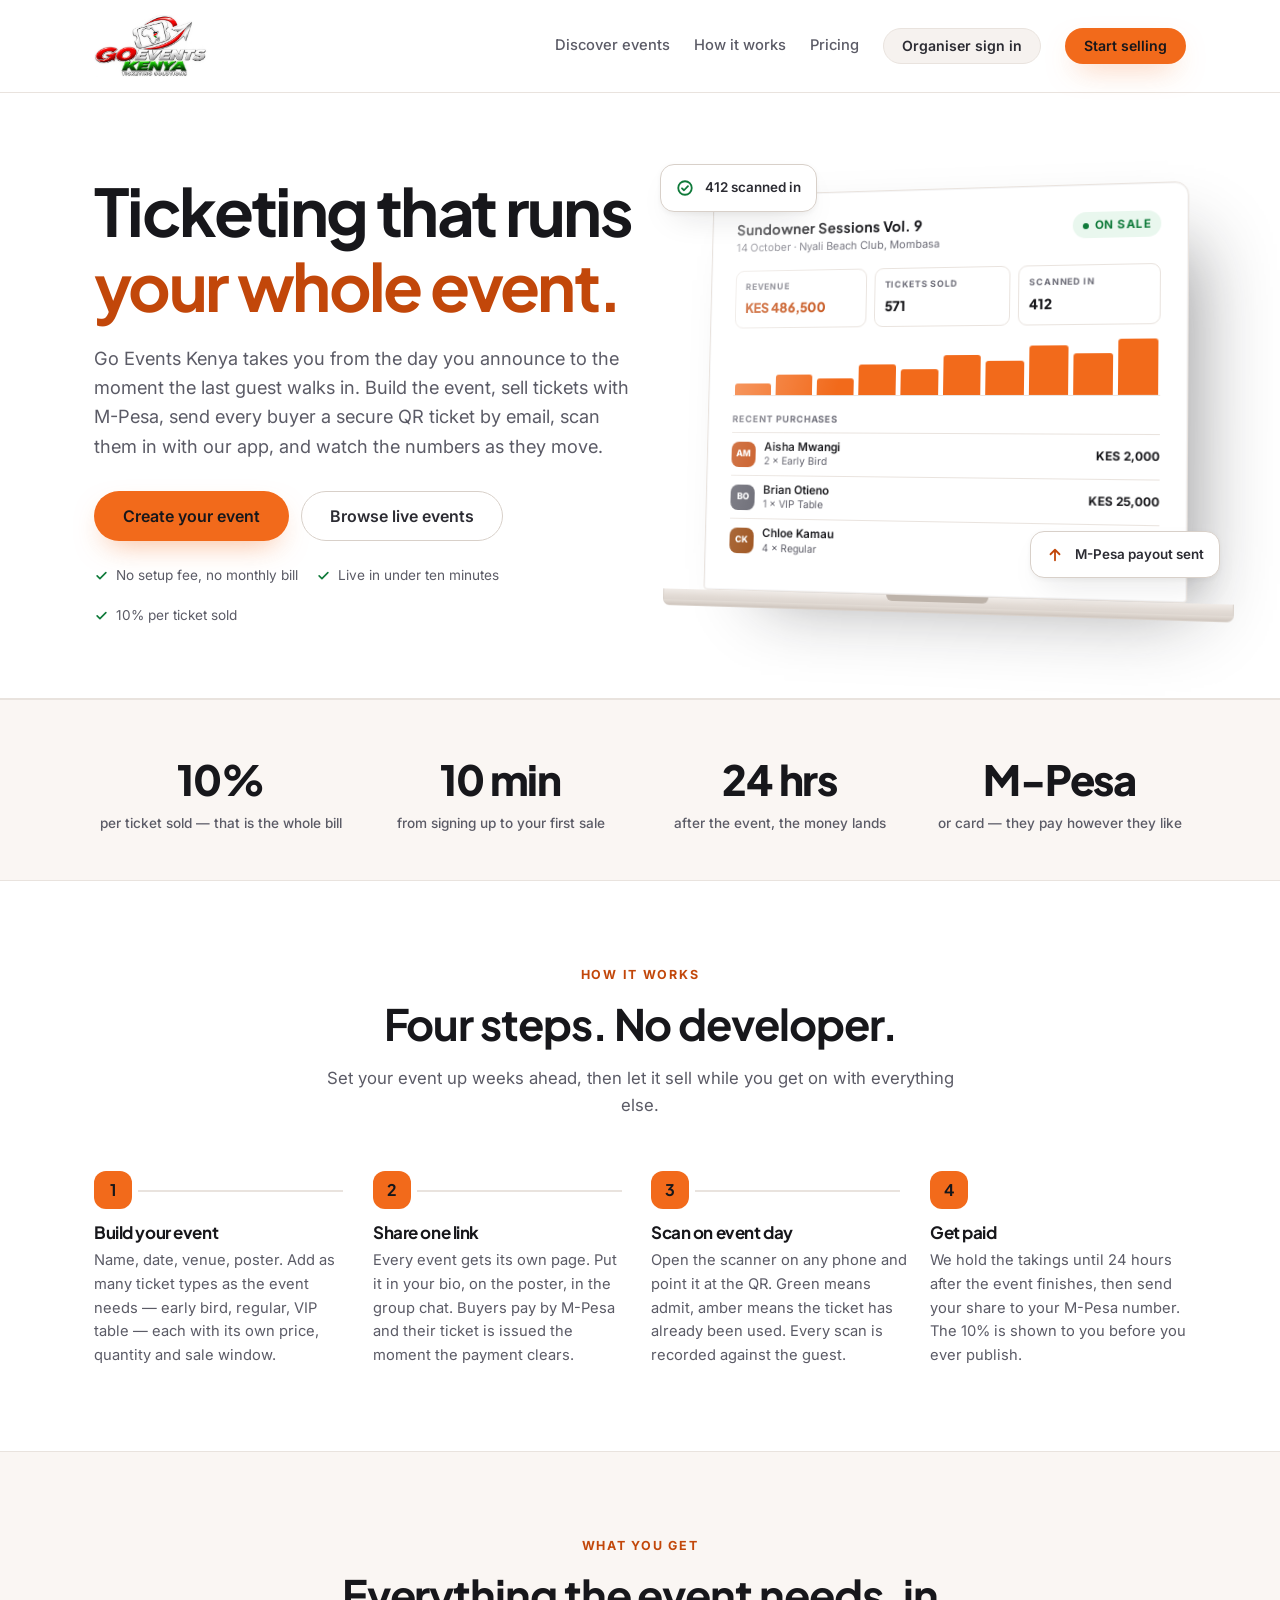
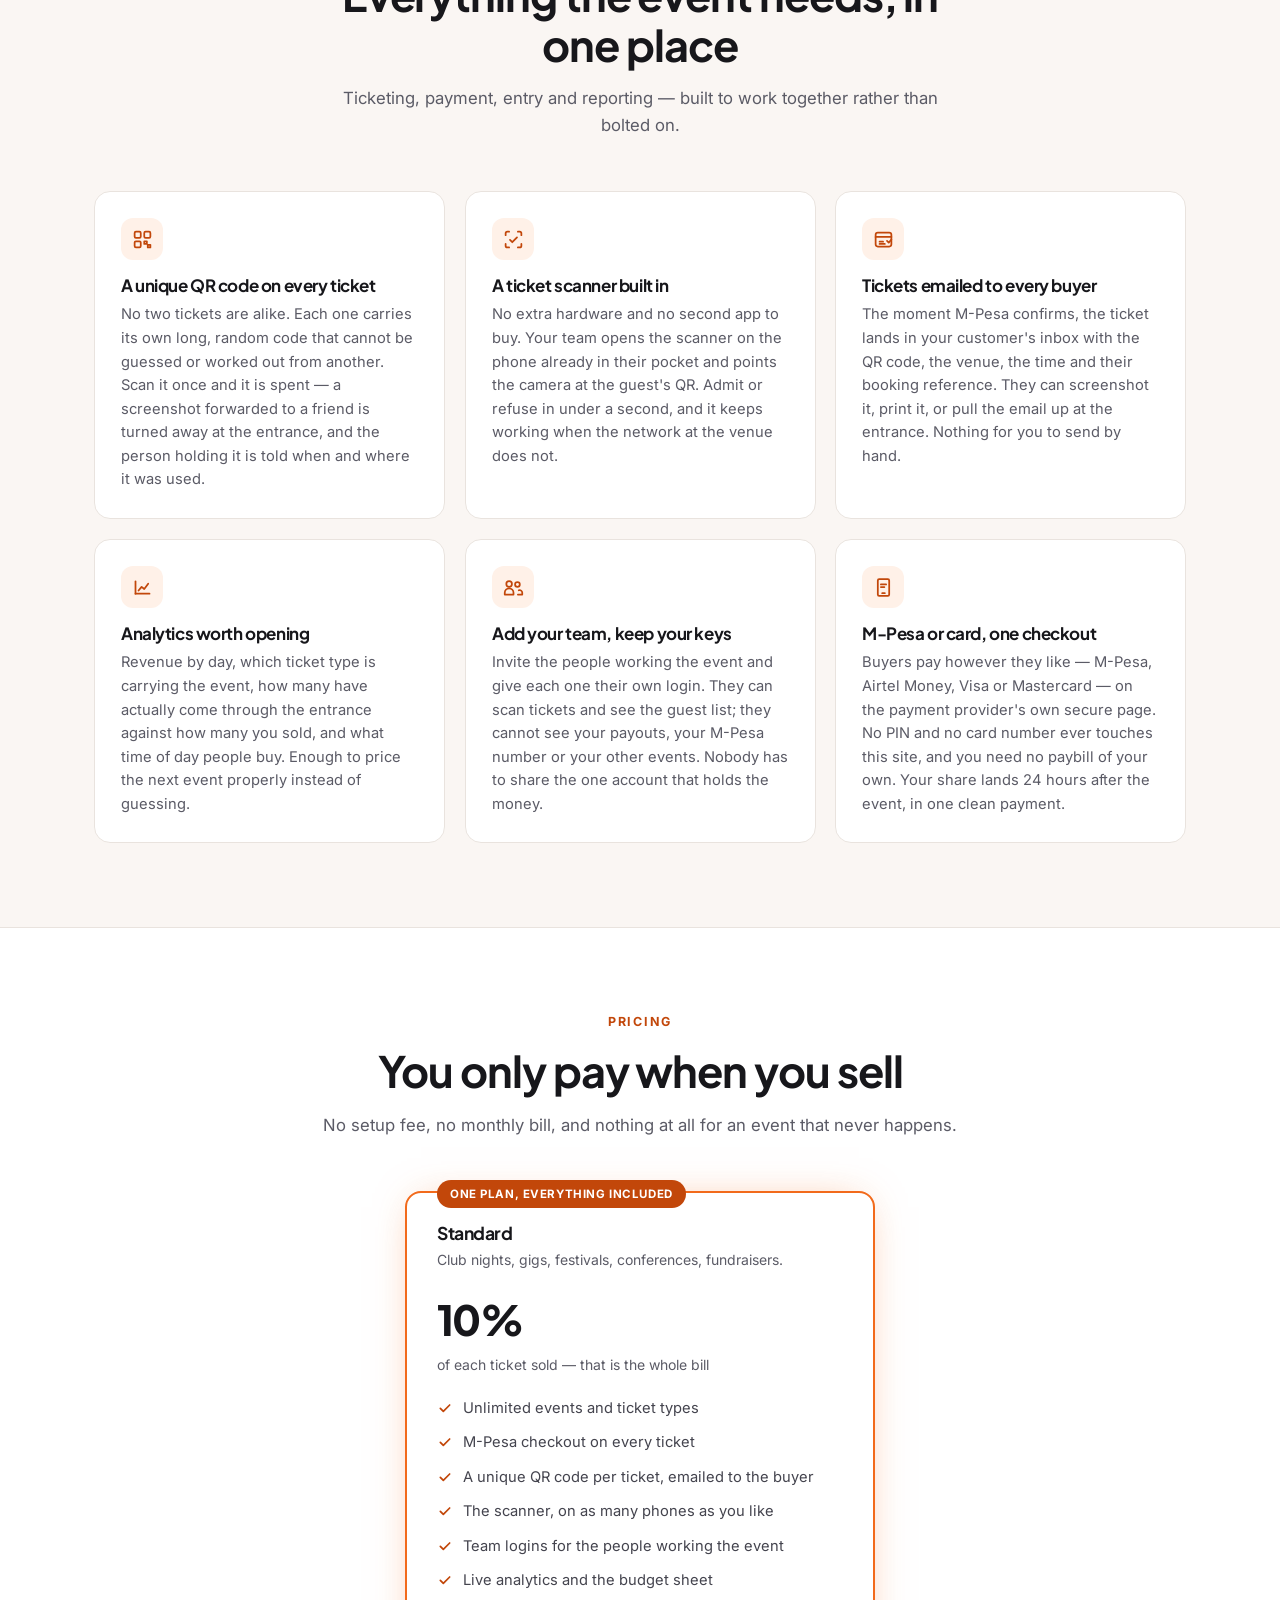
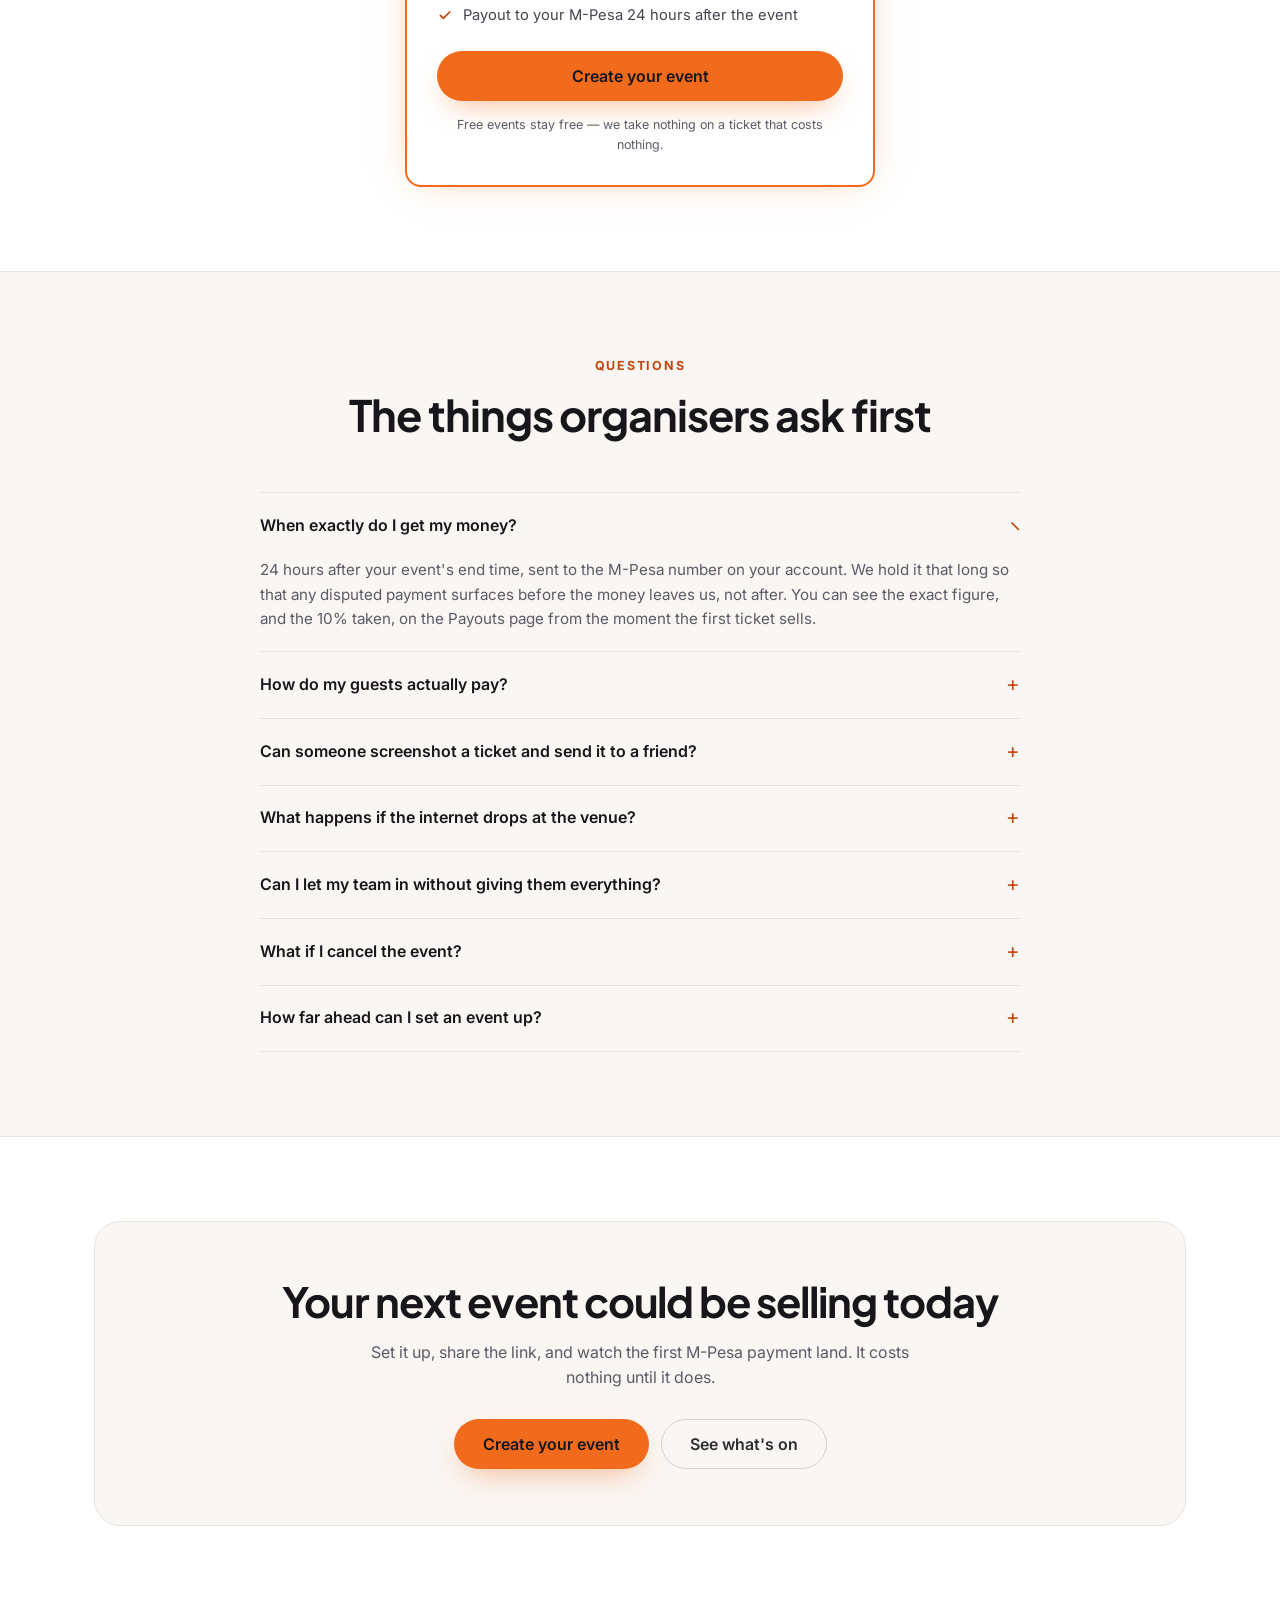
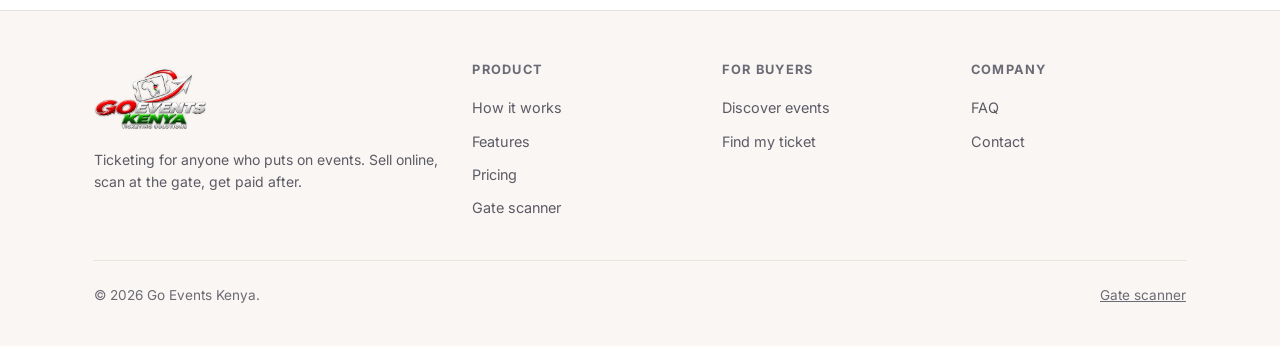
<file: index.html>
<!DOCTYPE html>
<html lang="en">
<head>
<meta charset="utf-8">
<meta name="viewport" content="width=device-width, initial-scale=1, viewport-fit=cover">
<meta name="theme-color" content="#ffffff">
<title>Go Events Kenya — ticketing solutions for events across Kenya</title>
<meta name="description" content="Plan, sell and manage your event in one place. M-Pesa checkout, a unique QR code on every ticket, tickets emailed to each buyer, a built-in scanner, live analytics and payouts 24 hours after the event. 10% per ticket sold.">
<link rel="preconnect" href="https://fonts.googleapis.com">
<link rel="preconnect" href="https://fonts.gstatic.com" crossorigin>
<link href="https://fonts.googleapis.com/css2?family=Plus+Jakarta+Sans:wght@600;700;800&family=Inter:wght@400;500;600;700&display=swap" rel="stylesheet">
<link rel="stylesheet" href="assets/css/style.css">
</head>
<body>

<header class="site-head" id="siteHead"></header>

<!-- ============ hero ============ -->
<div class="hero">
  <div class="wrap">
    <div class="hero-grid">
      <div>
        <h1 class="display" data-reveal="up" data-delay="60">Ticketing that runs<br><span class="hl">your whole event.</span></h1>
        <p class="lede" data-reveal="up" data-delay="140">
          Go Events Kenya takes you from the day you announce to the moment the last guest walks in.
          Build the event, sell tickets with M-Pesa, send every buyer a secure QR ticket by email,
          scan them in with our app, and watch the numbers as they move.
        </p>
        <div class="hero-cta" data-reveal="up" data-delay="220">
          <a class="btn btn-primary btn-lg" href="admin.html?signup=1">Create your event</a>
          <a class="btn btn-ghost btn-lg" href="discover.html">Browse live events</a>
        </div>
        <div class="hero-note" data-reveal="up" data-delay="300">
          <span><svg width="15" height="15" viewBox="0 0 24 24" fill="none" stroke="#0f7a3a" stroke-width="2.6" stroke-linecap="round" stroke-linejoin="round"><path d="M5 12.5l4.5 4.5L19 7.5"/></svg> No setup fee, no monthly bill</span>
          <span><svg width="15" height="15" viewBox="0 0 24 24" fill="none" stroke="#0f7a3a" stroke-width="2.6" stroke-linecap="round" stroke-linejoin="round"><path d="M5 12.5l4.5 4.5L19 7.5"/></svg> Live in under ten minutes</span>
          <span><svg width="15" height="15" viewBox="0 0 24 24" fill="none" stroke="#0f7a3a" stroke-width="2.6" stroke-linecap="round" stroke-linejoin="round"><path d="M5 12.5l4.5 4.5L19 7.5"/></svg> 10% per ticket sold</span>
        </div>
      </div>

      <!-- laptop showing the organiser dashboard -->
      <div class="laptop-wrap" data-reveal="in" data-delay="120">
        <div class="float-card tl">
          <svg width="18" height="18" viewBox="0 0 24 24" fill="none" stroke="#0f7a3a" stroke-width="2.4" stroke-linecap="round" stroke-linejoin="round"><circle cx="12" cy="12" r="9"/><path d="M8 12.4l2.7 2.6L16 9.5"/></svg>
          412 scanned in
        </div>
        <div class="float-card br">
          <svg width="18" height="18" viewBox="0 0 24 24" fill="none" stroke="#c2470a" stroke-width="2.4" stroke-linecap="round" stroke-linejoin="round"><path d="M12 5v14M6 11l6-6 6 6"/></svg>
          M-Pesa payout sent
        </div>

        <div class="laptop">
          <div class="laptop-screen">
            <div class="ui">
              <div class="ui-top">
                <div>
                  <div class="ui-title">Sundowner Sessions Vol. 9</div>
                  <div class="ui-sub">14 October · Nyali Beach Club, Mombasa</div>
                </div>
                <span class="badge live">On sale</span>
              </div>

              <div class="ui-kpis">
                <div class="ui-kpi"><div class="k">Revenue</div><div class="v" data-count>KES 486,500</div></div>
                <div class="ui-kpi"><div class="k">Tickets sold</div><div class="v" data-count>571</div></div>
                <div class="ui-kpi"><div class="k">Scanned in</div><div class="v" data-count>412</div></div>
              </div>

              <div class="ui-chart">
                <span style="height:22%"></span><span style="height:38%"></span><span style="height:30%"></span>
                <span style="height:56%"></span><span style="height:46%"></span><span style="height:72%"></span>
                <span style="height:61%"></span><span style="height:88%"></span><span style="height:74%"></span>
                <span style="height:100%"></span>
              </div>

              <div class="ui-list-head">Recent purchases</div>
              <div class="ui-row">
                <span class="ui-av" style="background:#c2470a;color:#fff">AM</span>
                <span class="ui-nm">Aisha Mwangi<i>2 × Early Bird</i></span>
                <span class="ui-amt">KES 2,000</span>
              </div>
              <div class="ui-row">
                <span class="ui-av" style="background:#5b5b66">BO</span>
                <span class="ui-nm">Brian Otieno<i>1 × VIP Table</i></span>
                <span class="ui-amt">KES 25,000</span>
              </div>
              <div class="ui-row">
                <span class="ui-av" style="background:#96450b">CK</span>
                <span class="ui-nm">Chloe Kamau<i>4 × Regular</i></span>
                <span class="ui-amt">KES 6,000</span>
              </div>
            </div>
          </div>
          <div class="laptop-base"><span></span></div>
        </div>
      </div>
    </div>
  </div>
</div>

<!-- ============ numbers ============ -->
<section class="tint" style="padding:46px 0">
  <div class="wrap">
    <div class="stats-strip">
      <div><div class="n" data-count>10%</div><div class="l">per ticket sold — that is the whole bill</div></div>
      <div><div class="n" data-count>10 min</div><div class="l">from signing up to your first sale</div></div>
      <div><div class="n" data-count>24 hrs</div><div class="l">after the event, the money lands</div></div>
      <div><div class="n">M-Pesa</div><div class="l">or card — they pay however they like</div></div>
    </div>
  </div>
</section>

<!-- ============ what's on right now ============ -->
<section class="live-strip" id="liveStrip" hidden>
  <div class="wrap">
    <div class="strip-head">
      <div>
        <span class="live-now">On sale now</span>
        <h2 class="title">What's on</h2>
      </div>
      <a class="btn btn-soft" href="discover.html">See every event</a>
    </div>
    <div id="liveGrid"></div>
  </div>
</section>

<!-- ============ how ============ -->
<section id="how">
  <div class="wrap">
    <div class="section-head" data-reveal="up">
      <div class="kicker">How it works</div>
      <h2 class="title">Four steps. No developer.</h2>
      <p>Set your event up weeks ahead, then let it sell while you get on with everything else.</p>
    </div>
    <div class="steps">
      <div class="step">
        <h3>Build your event</h3>
        <p>Name, date, venue, poster. Add as many ticket types as the event needs — early bird, regular,
           VIP table — each with its own price, quantity and sale window.</p>
      </div>
      <div class="step">
        <h3>Share one link</h3>
        <p>Every event gets its own page. Put it in your bio, on the poster, in the group chat. Buyers
           pay by M-Pesa and their ticket is issued the moment the payment clears.</p>
      </div>
      <div class="step">
        <h3>Scan on event day</h3>
        <p>Open the scanner on any phone and point it at the QR. Green means admit, amber means the
           ticket has already been used. Every scan is recorded against the guest.</p>
      </div>
      <div class="step">
        <h3>Get paid</h3>
        <p>We hold the takings until 24 hours after the event finishes, then send your share to your
           M-Pesa number. The 10% is shown to you before you ever publish.</p>
      </div>
    </div>
  </div>
</section>

<!-- ============ features ============ -->
<section class="tint" id="features">
  <div class="wrap">
    <div class="section-head" data-reveal="up">
      <div class="kicker">What you get</div>
      <h2 class="title">Everything the event needs, in one place</h2>
      <p>Ticketing, payment, entry and reporting — built to work together rather than bolted on.</p>
    </div>
    <div class="cards">

      <div class="card">
        <div class="ico"><svg width="21" height="21" viewBox="0 0 24 24" fill="none" stroke="currentColor" stroke-width="2" stroke-linecap="round" stroke-linejoin="round"><rect x="3" y="3" width="7" height="7" rx="1.5"/><rect x="14" y="3" width="7" height="7" rx="1.5"/><rect x="3" y="14" width="7" height="7" rx="1.5"/><path d="M14 14h3v3h-3zM18 18h3v3h-3z"/></svg></div>
        <h3>A unique QR code on every ticket</h3>
        <p>No two tickets are alike. Each one carries its own long, random code that cannot be guessed
           or worked out from another. Scan it once and it is spent — a screenshot forwarded to a friend
           is turned away at the entrance, and the person holding it is told when and where it was used.</p>
      </div>

      <div class="card">
        <div class="ico"><svg width="21" height="21" viewBox="0 0 24 24" fill="none" stroke="currentColor" stroke-width="2" stroke-linecap="round" stroke-linejoin="round"><path d="M3 7V5a2 2 0 0 1 2-2h2M17 3h2a2 2 0 0 1 2 2v2M21 17v2a2 2 0 0 1-2 2h-2M7 21H5a2 2 0 0 1-2-2v-2"/><path d="M8 12.5l2.6 2.6L16 9.5"/></svg></div>
        <h3>A ticket scanner built in</h3>
        <p>No extra hardware and no second app to buy. Your team opens the scanner on the phone already
           in their pocket and points the camera at the guest's QR. Admit or refuse in under a second,
           and it keeps working when the network at the venue does not.</p>
      </div>

      <div class="card">
        <div class="ico"><svg width="21" height="21" viewBox="0 0 24 24" fill="none" stroke="currentColor" stroke-width="2" stroke-linecap="round" stroke-linejoin="round"><rect x="3" y="4" width="18" height="16" rx="2.5"/><path d="M3 9h18"/><path d="M7.5 14.5h4M7.5 17h6"/><path d="M16 13.5l2 2 3-3.5"/></svg></div>
        <h3>Tickets emailed to every buyer</h3>
        <p>The moment M-Pesa confirms, the ticket lands in your customer's inbox with the QR code, the
           venue, the time and their booking reference. They can screenshot it, print it, or pull the
           email up at the entrance. Nothing for you to send by hand.</p>
      </div>

      <div class="card">
        <div class="ico"><svg width="21" height="21" viewBox="0 0 24 24" fill="none" stroke="currentColor" stroke-width="2" stroke-linecap="round" stroke-linejoin="round"><path d="M4 19V5"/><path d="M4 19h16"/><path d="M7.5 15.5l3.5-4.2 3 2.4 4.5-6"/></svg></div>
        <h3>Analytics worth opening</h3>
        <p>Revenue by day, which ticket type is carrying the event, how many have actually come through
           the entrance against how many you sold, and what time of day people buy. Enough to price the
           next event properly instead of guessing.</p>
      </div>

      <div class="card">
        <div class="ico"><svg width="21" height="21" viewBox="0 0 24 24" fill="none" stroke="currentColor" stroke-width="2" stroke-linecap="round" stroke-linejoin="round"><path d="M17 20h5v-2a3 3 0 0 0-4-2.8"/><path d="M9 20H2v-2a5 5 0 0 1 10 0v2z"/><circle cx="7" cy="8" r="3.2"/><circle cx="16.5" cy="8.5" r="2.7"/></svg></div>
        <h3>Add your team, keep your keys</h3>
        <p>Invite the people working the event and give each one their own login. They can scan tickets
           and see the guest list; they cannot see your payouts, your M-Pesa number or your other events.
           Nobody has to share the one account that holds the money.</p>
      </div>

      <div class="card">
        <div class="ico"><svg width="21" height="21" viewBox="0 0 24 24" fill="none" stroke="currentColor" stroke-width="2" stroke-linecap="round" stroke-linejoin="round"><path d="M7 2.5h10a1.5 1.5 0 0 1 1.5 1.5v16a1.5 1.5 0 0 1-1.5 1.5H7A1.5 1.5 0 0 1 5.5 20V4A1.5 1.5 0 0 1 7 2.5z"/><path d="M10.5 18.5h3"/><path d="M9 8.5h6M9 11.5h4"/></svg></div>
        <h3>M-Pesa or card, one checkout</h3>
        <p>Buyers pay however they like — M-Pesa, Airtel Money, Visa or Mastercard — on the payment
           provider's own secure page. No PIN and no card number ever touches this site, and you need no
           paybill of your own. Your share lands 24 hours after the event, in one clean payment.</p>
      </div>

    </div>
  </div>
</section>

<!-- ============ pricing ============ -->
<section id="pricing">
  <div class="wrap">
    <div class="section-head" data-reveal="up">
      <div class="kicker">Pricing</div>
      <h2 class="title">You only pay when you sell</h2>
      <p>No setup fee, no monthly bill, and nothing at all for an event that never happens.</p>
    </div>
    <div class="price-grid one">
      <div data-reveal="up" class="plan best">
        <span class="tag">One plan, everything included</span>
        <h3>Standard</h3>
        <p class="small muted" style="margin:0">Club nights, gigs, festivals, conferences, fundraisers.</p>
        <div class="fee">10%</div>
        <div class="small muted">of each ticket sold — that is the whole bill</div>
        <ul>
          <li><svg width="16" height="16" viewBox="0 0 24 24" fill="none" stroke="currentColor" stroke-width="2.6" stroke-linecap="round" stroke-linejoin="round"><path d="M5 12.5l4.5 4.5L19 7.5"/></svg> Unlimited events and ticket types</li>
          <li><svg width="16" height="16" viewBox="0 0 24 24" fill="none" stroke="currentColor" stroke-width="2.6" stroke-linecap="round" stroke-linejoin="round"><path d="M5 12.5l4.5 4.5L19 7.5"/></svg> M-Pesa checkout on every ticket</li>
          <li><svg width="16" height="16" viewBox="0 0 24 24" fill="none" stroke="currentColor" stroke-width="2.6" stroke-linecap="round" stroke-linejoin="round"><path d="M5 12.5l4.5 4.5L19 7.5"/></svg> A unique QR code per ticket, emailed to the buyer</li>
          <li><svg width="16" height="16" viewBox="0 0 24 24" fill="none" stroke="currentColor" stroke-width="2.6" stroke-linecap="round" stroke-linejoin="round"><path d="M5 12.5l4.5 4.5L19 7.5"/></svg> The scanner, on as many phones as you like</li>
          <li><svg width="16" height="16" viewBox="0 0 24 24" fill="none" stroke="currentColor" stroke-width="2.6" stroke-linecap="round" stroke-linejoin="round"><path d="M5 12.5l4.5 4.5L19 7.5"/></svg> Team logins for the people working the event</li>
          <li><svg width="16" height="16" viewBox="0 0 24 24" fill="none" stroke="currentColor" stroke-width="2.6" stroke-linecap="round" stroke-linejoin="round"><path d="M5 12.5l4.5 4.5L19 7.5"/></svg> Live analytics and the budget sheet</li>
          <li><svg width="16" height="16" viewBox="0 0 24 24" fill="none" stroke="currentColor" stroke-width="2.6" stroke-linecap="round" stroke-linejoin="round"><path d="M5 12.5l4.5 4.5L19 7.5"/></svg> Payout to your M-Pesa 24 hours after the event</li>
        </ul>
        <a class="btn btn-primary btn-block btn-lg" href="admin.html?signup=1">Create your event</a>
        <p class="tiny muted center" style="margin:14px 0 0">Free events stay free — we take nothing on a ticket that costs nothing.</p>
      </div>
    </div>
  </div>
</section>

<!-- ============ faq ============ -->
<section class="tint" id="faq">
  <div class="wrap">
    <div class="section-head" data-reveal="up">
      <div class="kicker">Questions</div>
      <h2 class="title">The things organisers ask first</h2>
    </div>
    <div class="faq">
      <details open>
        <summary>When exactly do I get my money?</summary>
        <p>24 hours after your event's end time, sent to the M-Pesa number on your account. We hold it
           that long so that any disputed payment surfaces before the money leaves us, not after. You can
           see the exact figure, and the 10% taken, on the Payouts page from the moment the first ticket sells.</p>
      </details>
      <details data-reveal="up">
        <summary>How do my guests actually pay?</summary>
        <p>M-Pesa. They open your event link, choose their tickets, enter their number, and their phone
           buzzes with the payment request. They enter their PIN on their own handset — never on our site,
           and never to a person. Their ticket appears on screen and arrives by email the moment it clears.</p>
      </details>
      <details data-reveal="up">
        <summary>Can someone screenshot a ticket and send it to a friend?</summary>
        <p>They can send it. It will not work twice. Every ticket carries its own long random code, and
           the first scan spends it — whoever presents it second gets an amber screen showing when and
           where it was already used.</p>
      </details>
      <details data-reveal="up">
        <summary>What happens if the internet drops at the venue?</summary>
        <p>The scanner keeps working. It already holds the list of valid tickets, so it can admit guests
           and record the scans, then sync when signal returns. The one thing it cannot do offline is catch
           a ticket scanned on a different phone in the same dead spot.</p>
      </details>
      <details data-reveal="up">
        <summary>Can I let my team in without giving them everything?</summary>
        <p>Yes. Each person you invite gets their own login. They see the guest list and the scanner and
           nothing else — not your payouts, not your M-Pesa number, not the events you have not announced yet.</p>
      </details>
      <details data-reveal="up">
        <summary>What if I cancel the event?</summary>
        <p>Refund everyone from the dashboard in one action, straight back to the M-Pesa numbers they paid
           from. You are not charged our 10% on a refunded ticket — Safaricom's own transaction fee is the
           only thing that does not come back.</p>
      </details>
      <details data-reveal="up">
        <summary>How far ahead can I set an event up?</summary>
        <p>As far ahead as you like. Build it, save it as a draft, and publish when you are ready to
           announce. Tickets can go on sale months out, and you can add or close ticket types at any point
           without disturbing what has already sold.</p>
      </details>
    </div>
  </div>
</section>

<!-- ============ cta ============ -->
<section>
  <div class="wrap">
    <div class="band" data-reveal="in">
      <h2>Your next event could be selling today</h2>
      <p>Set it up, share the link, and watch the first M-Pesa payment land. It costs nothing until it does.</p>
      <div style="display:flex;gap:12px;justify-content:center;flex-wrap:wrap">
        <a class="btn btn-primary btn-lg" href="admin.html?signup=1">Create your event</a>
        <a class="btn btn-ghost btn-lg" href="discover.html">See what's on</a>
      </div>
    </div>
  </div>
</section>

<footer class="site-foot" id="siteFoot"></footer>

<script src="assets/js/vendor/supabase.js"></script>
<script src="assets/js/config.js"></script>
<script src="assets/js/store.js"></script>
<script src="assets/js/common.js"></script>
<script>
  UI.header("home");
  UI.footer();
  /* the four steps, the six feature cards and the stats arrive one by one */
  UI.stagger(".steps, .cards, .stats-strip", 80);
  UI.animate();

  /* A landing page full of promises is less convincing than four real events.
     If there are none yet, or the database cannot be reached, the strip simply
     never appears — the rest of the page does not depend on it. */
  (async function liveStrip() {
    try {
      const rows = (await PL.publicEvents({})).slice(0, 4);
      if (!rows.length) return;
      document.getElementById("liveGrid").innerHTML =
        `<div class="ev-grid">${rows.map(UI.eventCard).join("")}</div>`;
      document.getElementById("liveStrip").hidden = false;
      UI.stagger("#liveGrid .ev-grid", 60);
      UI.animate(document.getElementById("liveStrip"));
    } catch (e) { /* nothing on sale, or offline: leave the strip out */ }
  })();
</script>
</body>
</html>
</file>
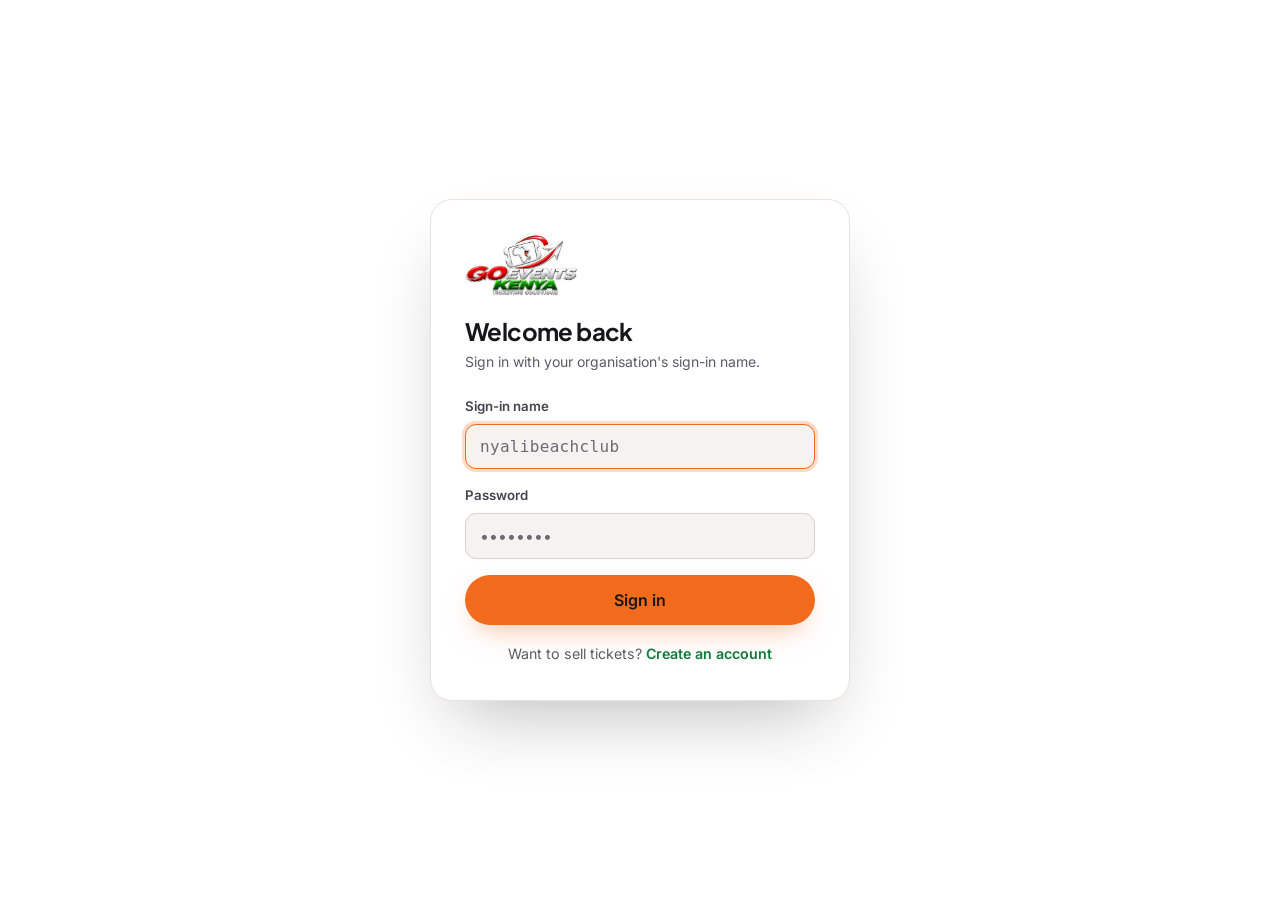
<file: admin.html>
<!DOCTYPE html>
<html lang="en">
<head>
<meta charset="utf-8">
<meta name="viewport" content="width=device-width, initial-scale=1, viewport-fit=cover">
<meta name="theme-color" content="#ffffff">
<meta name="robots" content="noindex,nofollow">
<title>Organiser — Go Events Kenya</title>
<link rel="preconnect" href="https://fonts.googleapis.com">
<link rel="preconnect" href="https://fonts.gstatic.com" crossorigin>
<link href="https://fonts.googleapis.com/css2?family=Plus+Jakarta+Sans:wght@600;700;800&family=Inter:wght@400;500;600;700&display=swap" rel="stylesheet">
<link rel="stylesheet" href="assets/css/style.css">
</head>
<body>

<!-- ---------- sign in / sign up ---------- -->
<div class="auth-wrap" id="authScreen">
  <div class="auth-card" id="authCard"></div>
</div>

<!-- ---------- the dashboard ---------- -->
<div class="app hidden" id="app">
  <aside class="side">
    <a class="logo" href="index.html" style="padding:0 4px 4px">
      <img src="assets/img/logo.png" alt="Go Events Kenya, ticketing solutions">
    </a>

    <div class="org-pill" id="orgPill"></div>

    <nav class="side-nav" id="nav">
      <button data-tab="home" class="active">
        <svg viewBox="0 0 24 24" fill="none" stroke="currentColor" stroke-width="1.8" stroke-linecap="round"><rect x="3" y="3" width="7" height="9" rx="2"/><rect x="14" y="3" width="7" height="5" rx="2"/><rect x="14" y="12" width="7" height="9" rx="2"/><rect x="3" y="16" width="7" height="5" rx="2"/></svg>
        Overview</button>
      <button data-tab="events">
        <svg viewBox="0 0 24 24" fill="none" stroke="currentColor" stroke-width="1.8" stroke-linecap="round"><rect x="3" y="5" width="18" height="16" rx="3"/><path d="M8 3v4M16 3v4M3 10h18"/></svg>
        Events</button>
      <button data-tab="orders">
        <svg viewBox="0 0 24 24" fill="none" stroke="currentColor" stroke-width="1.8" stroke-linecap="round"><path d="M3 4h2.2l1.5 10.2a2 2 0 0 0 2 1.7h7.9a2 2 0 0 0 2-1.6L20 8H6.3"/><circle cx="9.5" cy="19.5" r="1.3"/><circle cx="17" cy="19.5" r="1.3"/></svg>
        Orders</button>
      <button data-tab="gate">
        <svg viewBox="0 0 24 24" fill="none" stroke="currentColor" stroke-width="1.8" stroke-linecap="round" stroke-linejoin="round"><path d="M3 7V5a2 2 0 0 1 2-2h2M17 3h2a2 2 0 0 1 2 2v2M21 17v2a2 2 0 0 1-2 2h-2M7 21H5a2 2 0 0 1-2-2v-2"/><path d="M8 12.5l2.6 2.6L16 9.5"/></svg>
        Gate</button>
      <button data-tab="settings">
        <svg viewBox="0 0 24 24" fill="none" stroke="currentColor" stroke-width="1.8" stroke-linecap="round"><circle cx="12" cy="12" r="3.2"/><path d="M19.4 15a1.6 1.6 0 0 0 .3 1.8l.1.1a2 2 0 1 1-2.8 2.8l-.1-.1a1.6 1.6 0 0 0-2.7 1.1V21a2 2 0 1 1-4 0v-.1A1.6 1.6 0 0 0 7.5 19.4l-.1.1a2 2 0 1 1-2.8-2.8l.1-.1A1.6 1.6 0 0 0 3 15H3a2 2 0 1 1 0-4h.1a1.6 1.6 0 0 0 1.5-2.7l-.1-.1a2 2 0 1 1 2.8-2.8l.1.1A1.6 1.6 0 0 0 10 4.6V4a2 2 0 1 1 4 0v.1a1.6 1.6 0 0 0 2.7 1.1l.1-.1a2 2 0 1 1 2.8 2.8l-.1.1a1.6 1.6 0 0 0 1.1 2.7H21a2 2 0 1 1 0 4h-.1a1.6 1.6 0 0 0-1.5 1z"/></svg>
        Settings</button>
    </nav>

    <div class="side-foot">
      <a class="btn btn-ghost btn-sm" href="discover.html" target="_blank">View public site</a>
      <button class="btn btn-soft btn-sm" id="signOut">Sign out</button>
    </div>
  </aside>

  <main class="app-main" id="main"></main>
</div>

<div id="modalHost"></div>

<script src="assets/js/vendor/supabase.js"></script>
<script src="assets/js/vendor/jsqr.js"></script>
<script src="assets/js/config.js"></script>
<script src="assets/js/store.js"></script>
<script src="assets/js/common.js"></script>
<script src="assets/js/admin.js"></script>
</body>
</html>
</file>
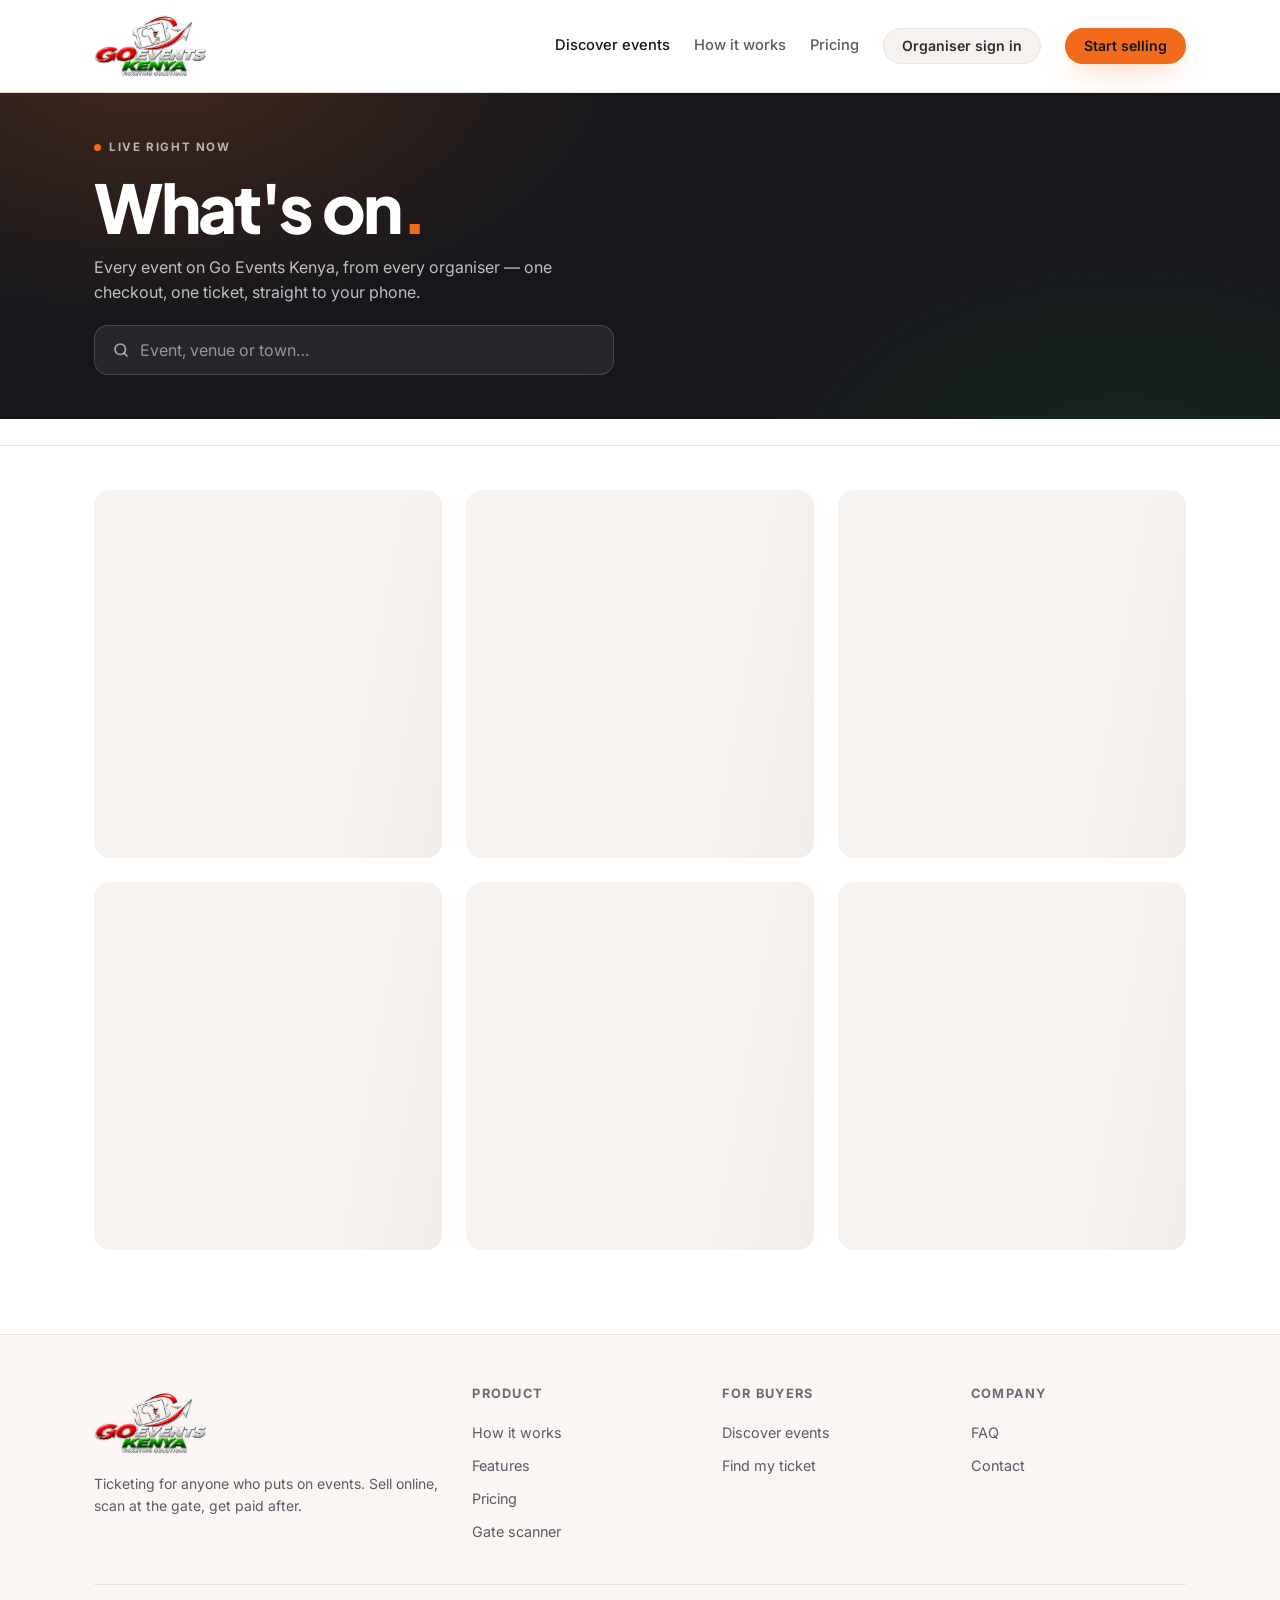
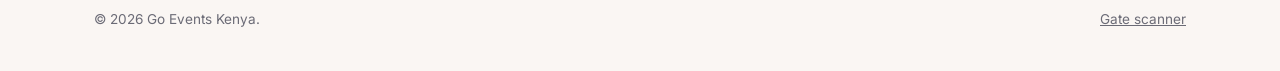
<file: discover.html>
<!DOCTYPE html>
<html lang="en">
<head>
<meta charset="utf-8">
<meta name="viewport" content="width=device-width, initial-scale=1, viewport-fit=cover">
<meta name="theme-color" content="#ffffff">
<title>Discover events — Go Events Kenya</title>
<link rel="preconnect" href="https://fonts.googleapis.com">
<link rel="preconnect" href="https://fonts.gstatic.com" crossorigin>
<link href="https://fonts.googleapis.com/css2?family=Plus+Jakarta+Sans:wght@600;700;800&family=Inter:wght@400;500;600;700&display=swap" rel="stylesheet">
<link rel="stylesheet" href="assets/css/style.css">
</head>
<body>

<header class="site-head" id="siteHead"></header>

<!-- a dark band to open on: the listing is the product, so it gets a stage -->
<section class="browse-top">
  <div class="wrap">
    <span class="live-now">Live right now</span>
    <h1 class="browse-title">What's on<span class="dot">.</span></h1>
    <p class="browse-sub">Every event on Go Events Kenya, from every organiser — one checkout, one ticket, straight to your phone.</p>
    <div class="search-bar big">
      <svg width="18" height="18" viewBox="0 0 24 24" fill="none" stroke="currentColor" stroke-width="2.2" stroke-linecap="round"><circle cx="11" cy="11" r="7"/><path d="M20 20l-3.6-3.6"/></svg>
      <input id="q" type="search" placeholder="Event, venue or town…" autocomplete="off">
    </div>
  </div>
</section>

<!-- the filters follow you down the page -->
<div class="filter-bar" id="filterBar">
  <div class="wrap filter-row">
    <div class="chip-row" id="cats"></div>
    <span class="result-count" id="count"></span>
  </div>
</div>

<section class="page browse-page">
  <div class="wrap">
    <div id="grid"><div class="grid-skeleton">
      <i></i><i></i><i></i><i></i><i></i><i></i>
    </div></div>
  </div>
</section>

<footer class="site-foot" id="siteFoot"></footer>

<script src="assets/js/vendor/supabase.js"></script>
<script src="assets/js/config.js"></script>
<script src="assets/js/store.js"></script>
<script src="assets/js/common.js"></script>
<script src="assets/js/discover.js"></script>
</body>
</html>
</file>
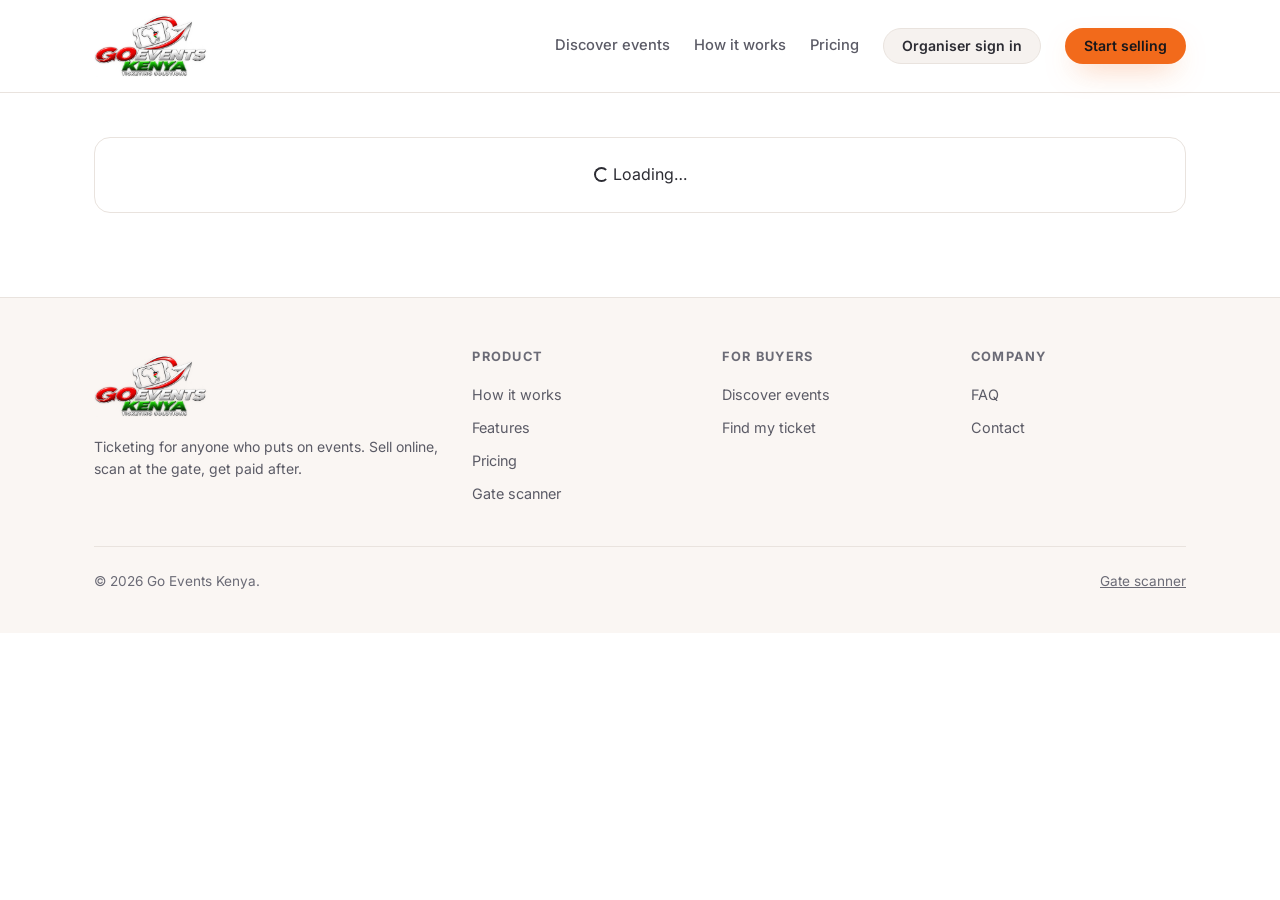
<file: event.html>
<!DOCTYPE html>
<html lang="en">
<head>
<meta charset="utf-8">
<meta name="viewport" content="width=device-width, initial-scale=1, viewport-fit=cover">
<meta name="theme-color" content="#ffffff">
<title>Event — Go Events Kenya</title>
<link rel="preconnect" href="https://fonts.googleapis.com">
<link rel="preconnect" href="https://fonts.gstatic.com" crossorigin>
<link href="https://fonts.googleapis.com/css2?family=Plus+Jakarta+Sans:wght@600;700;800&family=Inter:wght@400;500;600;700&display=swap" rel="stylesheet">
<link rel="stylesheet" href="assets/css/style.css">
</head>
<body>

<header class="site-head" id="siteHead"></header>

<section class="page">
  <div class="wrap" id="view">
    <div class="panel center"><span class="spinner"></span> Loading…</div>
  </div>
</section>

<footer class="site-foot" id="siteFoot"></footer>
<div id="modalHost"></div>

<script src="assets/js/vendor/supabase.js"></script>
<script src="assets/js/config.js"></script>
<script src="assets/js/store.js"></script>
<script src="assets/js/common.js"></script>
<script src="assets/js/event.js"></script>
</body>
</html>
</file>
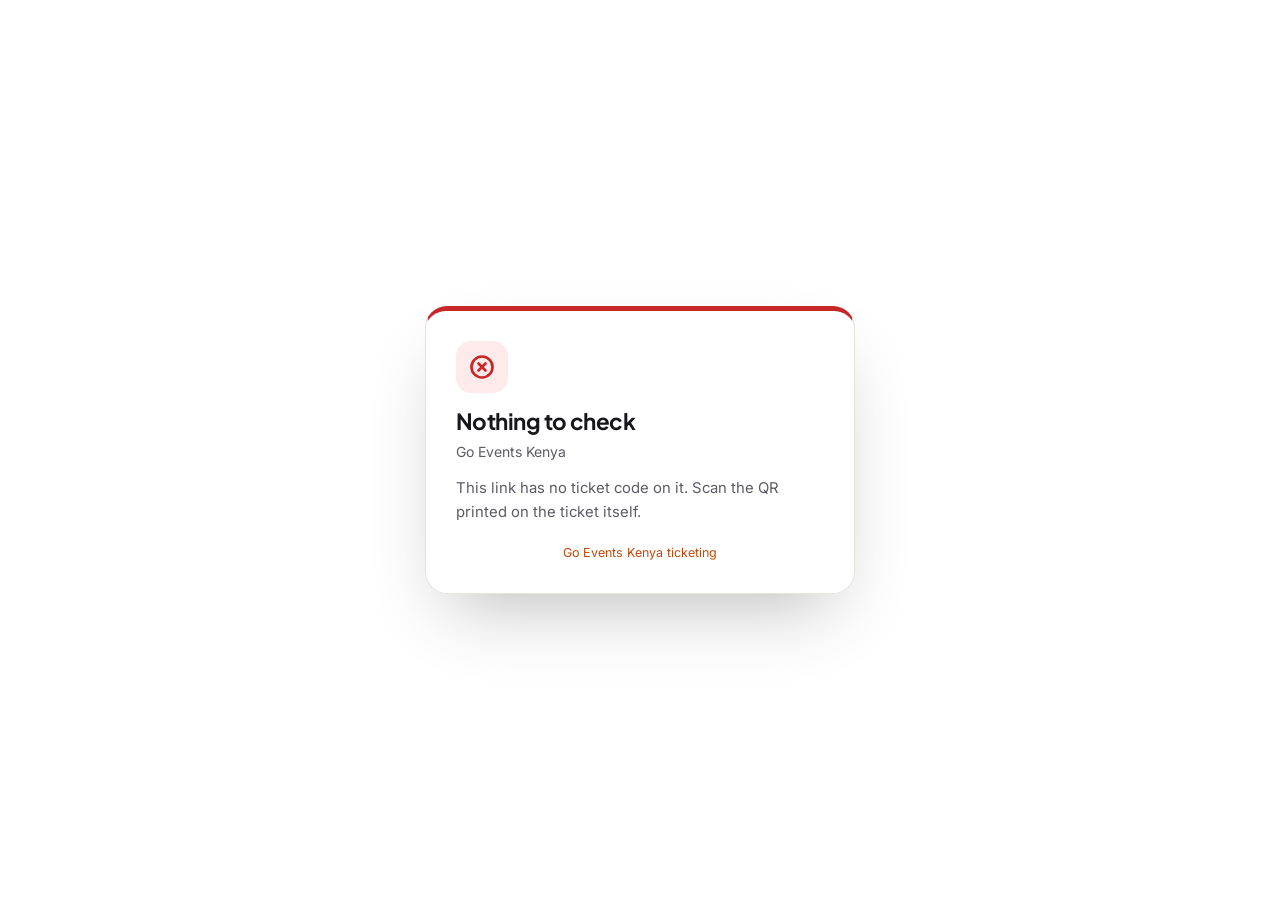
<file: scan.html>
<!DOCTYPE html>
<html lang="en">
<head>
<meta charset="utf-8">
<meta name="viewport" content="width=device-width, initial-scale=1, viewport-fit=cover">
<meta name="theme-color" content="#ffffff">
<meta name="robots" content="noindex,nofollow">
<title>Ticket check — Go Events Kenya</title>
<link rel="preconnect" href="https://fonts.googleapis.com">
<link rel="preconnect" href="https://fonts.gstatic.com" crossorigin>
<link href="https://fonts.googleapis.com/css2?family=Plus+Jakarta+Sans:wght@600;700;800&family=Inter:wght@400;500;600;700&display=swap" rel="stylesheet">
<link rel="stylesheet" href="assets/css/style.css">
</head>
<body>

<div class="verify-wrap">
  <div style="width:100%;max-width:430px" id="view">
    <div class="verify-card"><div class="center"><span class="spinner"></span> Checking this ticket…</div></div>
  </div>
</div>

<script src="assets/js/vendor/supabase.js"></script>
<script src="assets/js/config.js"></script>
<script src="assets/js/store.js"></script>
<script src="assets/js/common.js"></script>
<script src="assets/js/scan.js"></script>
</body>
</html>
</file>
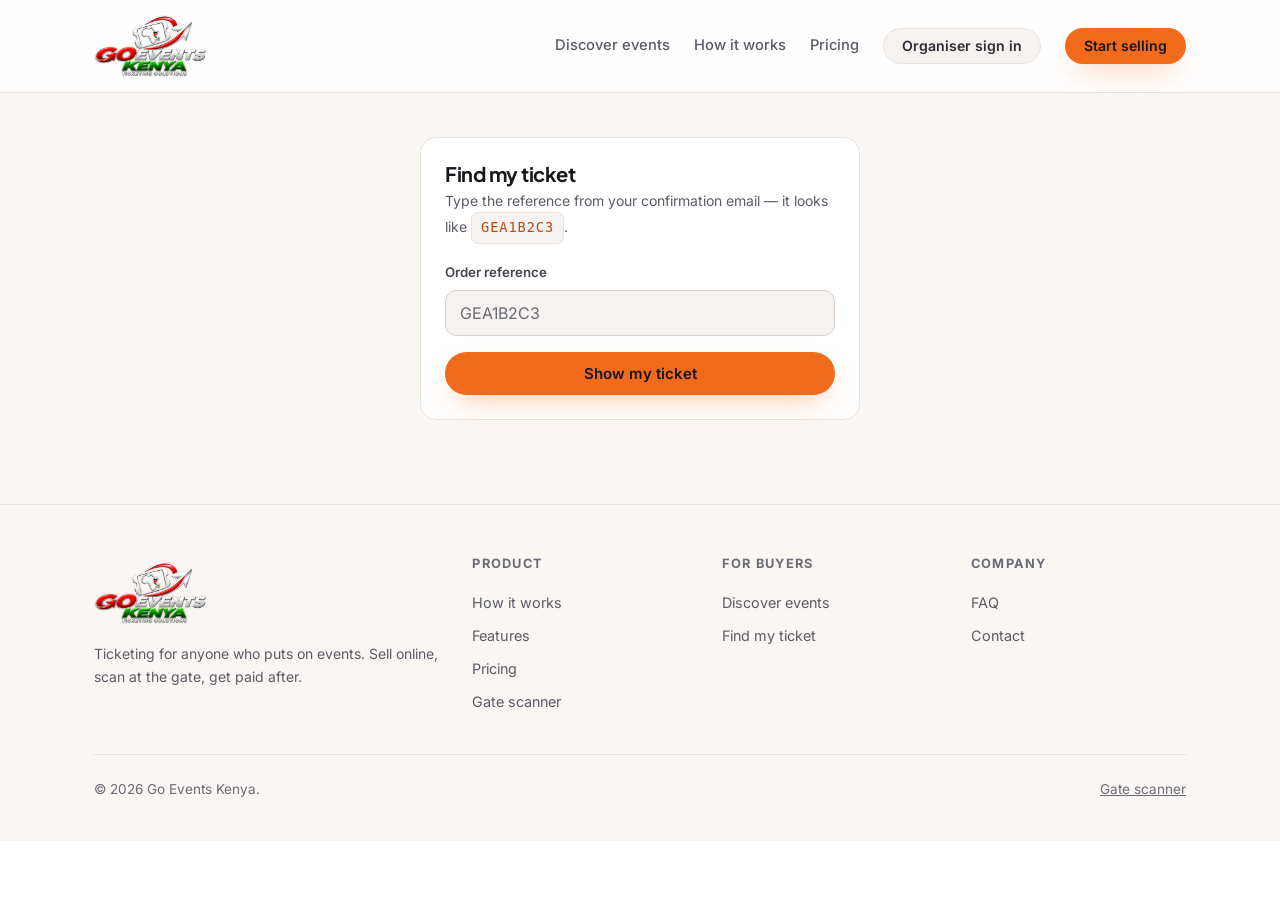
<file: ticket.html>
<!DOCTYPE html>
<html lang="en">
<head>
<meta charset="utf-8">
<meta name="viewport" content="width=device-width, initial-scale=1, viewport-fit=cover">
<meta name="theme-color" content="#ffffff">
<title>Your ticket — Go Events Kenya</title>
<link rel="preconnect" href="https://fonts.googleapis.com">
<link rel="preconnect" href="https://fonts.gstatic.com" crossorigin>
<link href="https://fonts.googleapis.com/css2?family=Plus+Jakarta+Sans:wght@600;700;800&family=Inter:wght@400;500;600;700&display=swap" rel="stylesheet">
<link rel="stylesheet" href="assets/css/style.css">
</head>
<body style="background:var(--bg-2)">

<header class="site-head" id="siteHead"></header>

<section class="page">
  <div class="wrap-sm" id="view">
    <div class="panel center"><span class="spinner"></span> Finding your ticket…</div>
  </div>
</section>

<footer class="site-foot" id="siteFoot"></footer>

<script src="assets/js/vendor/qrcode-generator.js"></script>
<script src="assets/js/vendor/supabase.js"></script>
<script src="assets/js/config.js"></script>
<script src="assets/js/store.js"></script>
<script src="assets/js/common.js"></script>
<script src="assets/js/ticket.js"></script>
</body>
</html>
</file>
<file: assets/css/style.css>
/* ============================================================
   Go Events Kenya — ticketing solutions
   White surfaces, near-black type, orange for anything you act on.
   Green and red survive in one place only: the state of a ticket or
   a payment, where the colour is the meaning rather than decoration.
   ============================================================ */

:root{
  /* surfaces, lightest first */
  --bg:#ffffff;
  --bg-2:#faf6f3;          /* alternating sections, a shade warmer than the page */
  --card:#ffffff;          /* panels, cards */
  --card-2:#f6f2ef;        /* inputs, chips, hovers */
  --line:#e9e3de;
  --line-2:#d8d0c9;

  /* type */
  --ink:#17171b;           /* headings and anything that has to shout */
  --text:#2c2c33;
  --text-2:#44444e;
  --muted:#5b5b66;
  --faint:#6b6b76;

  /* orange does the work: every button, link and highlight */
  --orange:#f26a1b;        /* the brand fill — dark type sits on it */
  --orange-ink:#c2470a;    /* orange as text, dark enough to read on white */
  --orange-deep:#c2470a;
  --orange-soft:#fff1e8;
  --on-orange:#17171b;     /* what goes on top of a bright orange fill */

  /* state, not decoration */
  --green:#0f7a3a;
  --green-deep:#0b5c2d;
  --green-soft:#e9f7ee;
  --red:#c62828;
  --red-deep:#a81f1f;
  --red-soft:#fdeaea;
  --amber:#96610a;
  --amber-soft:#fff5e3;

  --radius:16px;
  --radius-sm:11px;
  --shadow-sm:0 1px 2px rgba(23,23,27,.07);
  --shadow:0 14px 34px -16px rgba(23,23,27,.22), 0 2px 6px rgba(23,23,27,.05);
  --shadow-lg:0 34px 70px -26px rgba(23,23,27,.3);
  --glow:0 12px 30px -12px rgba(242,106,27,.55);

  --sans:'Inter', -apple-system, BlinkMacSystemFont, 'Segoe UI', Roboto, sans-serif;
  --display:'Plus Jakarta Sans', var(--sans);
}

*{box-sizing:border-box}
html{-webkit-text-size-adjust:100%;background:var(--bg)}
body{
  margin:0;background:var(--bg);color:var(--text);font-family:var(--sans);
  font-size:16px;line-height:1.6;-webkit-font-smoothing:antialiased;
}
h1,h2,h3,h4{font-family:var(--display);letter-spacing:-.025em;line-height:1.15;margin:0;color:var(--ink)}
a{color:inherit}
img{max-width:100%;display:block}
.wrap{max-width:1140px;margin:0 auto;padding:0 24px}
.wrap-sm{max-width:760px;margin:0 auto;padding:0 24px}
.muted{color:var(--muted)}
.small{font-size:.875rem}
.tiny{font-size:.78rem}
.center{text-align:center}
.hidden{display:none !important}
.mono,.code{font-family:ui-monospace,'SF Mono',Menlo,Consolas,monospace}

::selection{background:rgba(242,106,27,.3);color:var(--ink)}

/* ---------- buttons ---------- */
.btn{
  display:inline-flex;align-items:center;justify-content:center;gap:8px;
  font-family:var(--sans);font-weight:600;font-size:.94rem;line-height:1;
  padding:13px 20px;border-radius:999px;border:1px solid transparent;
  cursor:pointer;text-decoration:none;white-space:nowrap;
  transition:transform .12s ease, box-shadow .18s ease, background .18s ease, border-color .18s ease, color .18s;
}
.btn:active{transform:translateY(1px)}
.btn:disabled{opacity:.45;cursor:not-allowed}
/* a faded orange reads as a broken button; an off button should look off */
.btn-primary:disabled{
  background:var(--card-2);color:var(--faint);box-shadow:none;opacity:1;
  border:1px solid var(--line);
}
/* The main action is white on black — the sharpest thing on the page, and it keeps
   red and green free to mean something. */
.btn-primary{background:var(--orange);color:var(--on-orange);box-shadow:var(--glow)}
.btn-primary:hover:not(:disabled){background:#e05f12;box-shadow:0 16px 34px -12px rgba(242,106,27,.6)}
.btn-white{background:var(--ink);color:#fff}
.btn-white:hover:not(:disabled){background:#000}
.btn-soft{background:var(--card-2);color:var(--text);border-color:var(--line)}
.btn-soft:hover:not(:disabled){background:var(--card-2);border-color:var(--line-2)}
.btn-green{background:var(--green-deep);color:#fff;box-shadow:0 12px 30px -12px rgba(11,92,45,.5)}
.btn-green:hover:not(:disabled){background:#0c6631}
.btn-red{background:var(--red-deep);color:#fff;box-shadow:0 12px 30px -12px rgba(168,31,31,.5)}
.btn-red:hover:not(:disabled){background:#b9171e}
.btn-ghost{background:transparent;color:var(--text);border-color:var(--line-2)}
.btn-ghost:hover:not(:disabled){background:var(--card-2)}
.btn-danger{background:var(--red-soft);color:var(--red);border-color:rgba(198,40,40,.32)}
.btn-danger:hover:not(:disabled){background:#fbdcdc}
.btn-sm{padding:9px 14px;font-size:.84rem}
.btn-lg{padding:16px 28px;font-size:1rem}
.btn-block{width:100%}

/* ---------- site header ---------- */
.site-head{
  position:sticky;top:0;z-index:50;background:rgba(255,255,255,.88);
  backdrop-filter:saturate(180%) blur(14px);border-bottom:1px solid var(--line);
}
.site-head .wrap{display:flex;align-items:center;gap:26px;height:92px}
.logo{display:flex;align-items:center;gap:10px;text-decoration:none;flex:none}
.logo img{height:62px;width:auto}
.nav{display:flex;align-items:center;gap:24px;margin-left:auto}
.nav a{text-decoration:none;font-size:.92rem;font-weight:500;color:var(--muted)}
.nav a:hover{color:var(--ink)}
.nav a.btn{font-size:.88rem;padding:10px 18px;font-weight:600}
.nav a.btn-primary,.nav a.btn-primary:hover{color:var(--on-orange)}
.nav a.btn-red,.nav a.btn-red:hover{color:#fff}
.nav a.btn-soft,.nav a.btn-soft:hover,.nav a.btn-ghost,.nav a.btn-ghost:hover{color:var(--text)}
@media(max-width:860px){ .nav .hide-sm{display:none} .site-head .wrap{gap:14px;height:74px} .logo img{height:46px} }

/* ---------- hero ---------- */
/* No decorative washes. A ticketing product is trusted with money, and a
   clean white banner says that better than a coloured glow does. */
.hero{position:relative;padding:80px 0 72px;border-bottom:1px solid var(--line)}
.hero .wrap{position:relative}
.hero-grid{display:grid;gap:56px;grid-template-columns:1.05fr .95fr;align-items:center}
@media(max-width:940px){ .hero-grid{grid-template-columns:1fr;gap:44px} .hero{padding:52px 0 52px} }

.eyebrow{
  display:inline-flex;align-items:center;gap:9px;background:var(--orange-soft);color:var(--orange-ink);
  border:1px solid rgba(47,211,106,.32);border-radius:999px;padding:7px 15px 7px 8px;
  font-size:.8rem;font-weight:600;margin-bottom:22px;
}
.eyebrow b{background:var(--orange-deep);color:#fff;border-radius:999px;padding:3px 9px;font-size:.72rem;letter-spacing:.04em;text-transform:uppercase}
h1.display{font-size:clamp(2.4rem,5.4vw,4.1rem);letter-spacing:-.04em;margin-bottom:20px}
h1.display .hl{color:var(--orange-ink);white-space:nowrap}
.lede{font-size:1.14rem;color:var(--muted);max-width:30em;margin-bottom:30px}
.hero-cta{display:flex;gap:12px;flex-wrap:wrap;align-items:center}
.hero-note{display:flex;gap:18px;flex-wrap:wrap;margin-top:24px;font-size:.85rem;color:var(--muted)}
.hero-note span{display:flex;align-items:center;gap:7px}

/* laptop showing the organiser dashboard */
.laptop-wrap{position:relative;perspective:1600px}
/* Turned three-quarters away, the way a laptop actually sits on a desk when
   somebody shows you their screen. A flat front-on rectangle reads as a
   screenshot; this reads as a machine in a room. */
.laptop{
  position:relative;z-index:1;
  transform:rotateY(-19deg) rotateX(6deg) rotateZ(.6deg);
  transform-style:preserve-3d;
  transition:transform .7s cubic-bezier(.22,.8,.3,1);
}
.laptop-wrap.shown .laptop{transform:rotateY(-13deg) rotateX(4deg)}
.laptop-screen{
  background:#ffffff;border:1px solid var(--line);border-radius:14px 14px 4px 4px;
  padding:11px 11px 13px;
  box-shadow:34px 34px 70px -30px rgba(23,23,27,.45), inset 0 0 0 1px rgba(23,23,27,.04);
}
/* the light falling across a turned screen */
.laptop-screen::after{
  content:"";position:absolute;inset:0;border-radius:14px 14px 4px 4px;pointer-events:none;
  background:linear-gradient(105deg, rgba(255,255,255,.5) 0%, rgba(255,255,255,0) 32%);
}
.laptop-screen{position:relative}
.laptop-base{
  height:17px;margin:0 -9%;border-radius:0 0 7px 7px;
  background:linear-gradient(#f0ebe7,#e3dcd6 40%,#d5cdc6);
  border:1px solid var(--line-2);border-top:none;
  box-shadow:0 26px 40px -22px rgba(23,23,27,.4);position:relative;
}
.laptop-base::after{                       /* the lip you rest a thumb under */
  content:"";position:absolute;left:0;right:0;bottom:0;height:5px;
  border-radius:0 0 7px 7px;background:linear-gradient(#e3dcd6,#cfc6be);
}
.laptop-base span{
  position:absolute;top:0;left:50%;transform:translateX(-50%);
  width:104px;height:6px;border-radius:0 0 7px 7px;background:#bdb3aa;z-index:1;
}
.ui{background:#fff;border-radius:8px;padding:16px 15px;font-size:.78rem;overflow:hidden}
.ui-top{display:flex;align-items:flex-start;justify-content:space-between;gap:12px;margin-bottom:14px}
.ui-title{font-family:var(--display);font-weight:700;font-size:.92rem;color:var(--ink);line-height:1.25}
.ui-sub{font-size:.7rem;color:var(--faint);margin-top:2px}
.ui-kpis{display:grid;grid-template-columns:repeat(3,1fr);gap:8px;margin-bottom:14px}
.ui-kpi{background:var(--card);border:1px solid var(--line);border-radius:9px;padding:9px 10px}
.ui-kpi .k{font-size:.56rem;letter-spacing:.09em;text-transform:uppercase;color:var(--faint);font-weight:700}
.ui-kpi .v{font-family:var(--display);font-weight:800;font-size:.86rem;color:var(--ink);margin-top:3px;white-space:nowrap}
.ui-kpi:first-child .v{color:var(--orange-ink)}
.ui-chart{
  display:flex;align-items:flex-end;gap:5px;height:56px;margin-bottom:16px;
  padding:0 2px;border-bottom:1px solid var(--line);
}
.ui-chart span{flex:1;background:var(--orange);border-radius:3px 3px 0 0;min-height:4px}

.ui-list-head{font-size:.6rem;letter-spacing:.1em;text-transform:uppercase;color:var(--faint);font-weight:700;margin-bottom:6px}
.ui-row{display:flex;align-items:center;gap:9px;padding:7px 0;border-top:1px solid var(--line)}
.ui-row:first-of-type{border-top:none}
.ui-av{
  width:26px;height:26px;border-radius:8px;display:grid;place-items:center;flex:none;
  font-size:.58rem;font-weight:800;color:#fff;
}
.ui-nm{flex:1;min-width:0;font-weight:600;color:var(--ink);font-size:.74rem;line-height:1.3;
  overflow:hidden;text-overflow:ellipsis;white-space:nowrap}
.ui-nm i{display:block;font-style:normal;font-weight:400;font-size:.66rem;color:var(--muted)}
.ui-amt{font-weight:700;font-size:.74rem;color:var(--ink);white-space:nowrap}

.float-card{
  position:absolute;z-index:2;background:var(--card);border:1px solid var(--line-2);border-radius:14px;
  box-shadow:var(--shadow);padding:12px 15px;display:flex;align-items:center;gap:11px;
  font-size:.84rem;font-weight:600;white-space:nowrap;
}
.float-card.tl{top:-22px;left:-34px}
.float-card.br{bottom:34px;right:-34px}
@media(max-width:1090px){ .float-card.tl{left:-12px} .float-card.br{right:-10px} }
@media(max-width:940px){ .float-card{display:none} }
@media(max-width:520px){
  .ui{padding:12px 11px;font-size:.72rem}
  .ui-kpis{gap:6px}
  .ui-kpi{padding:7px 8px}
  .ui-kpi .v{font-size:.72rem}
  .ui-chart{height:42px}
  .laptop-screen{padding:8px 8px 10px}
}

/* ---------- sections ---------- */
section{padding:84px 0}
section[id]{scroll-margin-top:110px}   /* clear the sticky header when jumped to */
.section-head{max-width:640px;margin:0 auto 52px;text-align:center}
.section-head.left{margin-left:0;text-align:left}
.kicker{font-size:.78rem;font-weight:700;letter-spacing:.14em;text-transform:uppercase;color:var(--orange-ink);margin-bottom:14px}
h2.title{font-size:clamp(1.85rem,3.4vw,2.7rem);margin-bottom:16px}
.section-head p{color:var(--muted);font-size:1.05rem;margin:0}
.tint{background:var(--bg-2);border-top:1px solid var(--line);border-bottom:1px solid var(--line)}

/* feature cards */
.cards{display:grid;gap:20px;grid-template-columns:repeat(auto-fit,minmax(262px,1fr))}
.card{
  background:var(--card);border:1px solid var(--line);border-radius:var(--radius);padding:26px;
  transition:transform .18s ease, border-color .18s ease;
}
.card:hover{transform:translateY(-3px);border-color:var(--line-2)}
.card .ico{
  width:42px;height:42px;border-radius:12px;background:var(--orange-soft);color:var(--orange-ink);
  display:grid;place-items:center;margin-bottom:16px;
}
/* alternate down the grid so a wall of cards carries both flag colours */

.card h3{font-size:1.06rem;margin-bottom:8px}
.card p{margin:0;color:var(--muted);font-size:.92rem}

/* steps */
.steps{display:grid;gap:22px;grid-template-columns:repeat(auto-fit,minmax(230px,1fr));counter-reset:s}
.step{position:relative;padding-top:52px}
.step::before{
  counter-increment:s;content:counter(s);
  position:absolute;top:0;left:0;width:38px;height:38px;border-radius:12px;
  background:var(--orange);color:var(--on-orange);display:grid;place-items:center;
  font-family:var(--display);font-weight:700;font-size:1rem;
}

.step h3{font-size:1.06rem;margin-bottom:7px}
.step p{margin:0;color:var(--muted);font-size:.92rem}

/* stats strip */
.stats-strip{display:grid;gap:26px;grid-template-columns:repeat(auto-fit,minmax(170px,1fr));text-align:center}
.stats-strip .n{font-family:var(--display);font-size:clamp(1.8rem,3.4vw,2.6rem);font-weight:800;letter-spacing:-.03em}
.stats-strip .n{color:var(--ink)}
.stats-strip .l{font-size:.85rem;color:var(--muted);font-weight:500}


/* pricing */
.price-grid{display:grid;gap:22px;grid-template-columns:repeat(auto-fit,minmax(290px,1fr));align-items:start;max-width:820px;margin:0 auto}
.price-grid.one{max-width:470px}
.plan{background:var(--card);border:1px solid var(--line);border-radius:var(--radius);padding:30px}
.plan.best{border:2px solid var(--orange);box-shadow:0 0 40px -16px rgba(242,106,27,.55);position:relative}
.plan.best .tag{
  position:absolute;top:-13px;left:30px;background:var(--orange-deep);color:#fff;
  border-radius:999px;padding:5px 13px;font-size:.72rem;font-weight:700;letter-spacing:.05em;text-transform:uppercase;
}
.plan h3{font-size:1.1rem;margin-bottom:6px}
.plan .fee{font-family:var(--display);font-size:2.6rem;font-weight:800;letter-spacing:-.04em;margin:14px 0 2px;color:var(--ink)}
.plan .fee small{font-size:.95rem;font-weight:600;color:var(--muted);letter-spacing:0}
.plan ul{list-style:none;margin:20px 0 24px;padding:0;display:flex;flex-direction:column;gap:11px}
.plan li{display:flex;gap:10px;font-size:.92rem;color:var(--text-2)}
.plan li svg{flex:none;margin-top:3px;color:var(--orange-ink)}

/* faq */
.faq{max-width:760px;margin:0 auto;border-top:1px solid var(--line)}
.faq details{border-bottom:1px solid var(--line)}
.faq summary{
  list-style:none;cursor:pointer;padding:20px 0;font-weight:600;color:var(--ink);
  display:flex;align-items:center;justify-content:space-between;gap:16px;
}
.faq summary::-webkit-details-marker{display:none}
.faq summary::after{content:"+";font-size:1.3rem;color:var(--orange-ink);font-weight:400;line-height:1}
.faq details[open] summary::after{content:"–"}
.faq p{margin:0 0 20px;color:var(--muted);font-size:.95rem}

/* cta band */
.band{
  background:var(--bg-2);border:1px solid var(--line);
  border-radius:26px;padding:56px 44px;text-align:center;position:relative;overflow:hidden;
}

.band > *{position:relative}
.band h2{font-size:clamp(1.8rem,3.4vw,2.6rem);margin-bottom:14px}
.band p{color:var(--muted);max-width:34em;margin:0 auto 28px}

/* footer */
.site-foot{border-top:1px solid var(--line);padding:52px 0 40px;background:var(--bg-2)}
.foot-grid{display:grid;gap:34px;grid-template-columns:1.6fr 1fr 1fr 1fr}
@media(max-width:820px){ .foot-grid{grid-template-columns:1fr 1fr} }
.foot-grid h4{font-size:.8rem;letter-spacing:.1em;text-transform:uppercase;color:var(--faint);margin-bottom:14px;font-family:var(--sans);font-weight:700}
.foot-grid a{display:block;text-decoration:none;color:var(--muted);font-size:.9rem;padding:5px 0}
.foot-grid a:hover{color:var(--ink)}
.foot-bottom{
  border-top:1px solid var(--line);margin-top:36px;padding-top:24px;
  display:flex;justify-content:space-between;gap:16px;flex-wrap:wrap;font-size:.85rem;color:var(--faint);
}
.secret{cursor:pointer;text-decoration:underline;text-underline-offset:3px;color:var(--muted)}

/* ---------- what's on, on the homepage ----------
   Four real events beat four more paragraphs of promises. */
.live-strip{padding:72px 0;background:var(--bg-2);border-top:1px solid var(--line);border-bottom:1px solid var(--line)}
.strip-head{
  display:flex;align-items:flex-end;justify-content:space-between;gap:20px;
  flex-wrap:wrap;margin-bottom:30px;
}
.strip-head .title{font-size:clamp(1.8rem,3.4vw,2.5rem);letter-spacing:-.03em;margin:0}
.live-strip .live-now{
  display:inline-flex;align-items:center;gap:8px;
  font-size:.72rem;font-weight:700;letter-spacing:.14em;text-transform:uppercase;
  color:var(--orange-ink);margin-bottom:10px;
}
.live-strip .live-now::before{
  content:"";width:7px;height:7px;border-radius:50%;background:var(--orange);
  box-shadow:0 0 0 0 rgba(242,106,27,.6);animation:livePulse 2.6s ease-out infinite;
}
.live-strip .ev-card{background:var(--card)}
/* four across on a wide screen, so the row is never left with one orphan */
@media(min-width:1120px){ .live-strip .ev-grid{grid-template-columns:repeat(4,minmax(0,1fr))} }
@media (prefers-reduced-motion:reduce){ .live-strip .live-now::before{animation:none} }
@media(max-width:640px){ .live-strip{padding:44px 0} .strip-head{margin-bottom:20px} }

/* ---------- the browse page ----------

   The listing is what people come for, so it opens on a dark band: it
   separates the site's chrome from the events, and posters read better
   against something dark than against more white. */
.browse-top{
  position:relative;overflow:hidden;
  background:var(--ink);color:#fff;
  padding:40px 0 44px;
}
/* a slow, very low-contrast wash — depth without a loud gradient */
.browse-top::before{
  content:"";position:absolute;inset:0;
  background:
    radial-gradient(760px 420px at 12% -10%, rgba(242,106,27,.20), transparent 62%),
    radial-gradient(620px 380px at 88% 116%, rgba(15,122,58,.16), transparent 60%);
  pointer-events:none;
}
.browse-top .wrap{position:relative}
.browse-top .live-now{
  display:inline-flex;align-items:center;gap:8px;
  font-size:.72rem;font-weight:700;letter-spacing:.14em;text-transform:uppercase;
  color:rgba(255,255,255,.66);margin-bottom:16px;
}
.browse-top .live-now::before{
  content:"";width:7px;height:7px;border-radius:50%;background:var(--orange);
  box-shadow:0 0 0 0 rgba(242,106,27,.6);animation:livePulse 2.6s ease-out infinite;
}
@keyframes livePulse{
  0%{box-shadow:0 0 0 0 rgba(242,106,27,.6)}
  70%{box-shadow:0 0 0 8px rgba(242,106,27,0)}
  100%{box-shadow:0 0 0 0 rgba(242,106,27,0)}
}
.browse-title{
  font-family:var(--display);font-weight:800;
  font-size:clamp(2.5rem,6vw,4.2rem);line-height:1.02;letter-spacing:-.035em;
  margin:0 0 14px;color:#fff;
}
.browse-title .dot{color:var(--orange)}
.browse-sub{
  color:rgba(255,255,255,.72);font-size:1rem;line-height:1.55;
  max-width:52ch;margin:0 0 20px;
}
.search-bar.big{
  max-width:520px;background:rgba(255,255,255,.07);
  border:1px solid rgba(255,255,255,.16);border-radius:14px;
  padding:14px 17px;color:#fff;
  backdrop-filter:blur(10px);
  transition:border-color .2s, background .2s, box-shadow .2s;
}
.search-bar.big:focus-within{
  background:rgba(255,255,255,.12);border-color:rgba(255,255,255,.34);
  box-shadow:0 0 0 4px rgba(242,106,27,.22);
}
.search-bar.big svg{color:rgba(255,255,255,.6)}
.search-bar.big input{color:#fff;font-size:1rem}
.search-bar.big input::placeholder{color:rgba(255,255,255,.52)}

/* the filter strip, which follows you down */
.filter-bar{
  position:sticky;top:0;z-index:60;
  background:rgba(255,255,255,.88);backdrop-filter:blur(14px) saturate(1.5);
  border-bottom:1px solid var(--line);
}
.filter-row{
  display:flex;align-items:center;gap:16px;
  padding:13px 0;
}
.filter-bar .chip-row{
  margin:0;flex:1;flex-wrap:nowrap;overflow-x:auto;
  scrollbar-width:none;-ms-overflow-style:none;
}
.filter-bar .chip-row::-webkit-scrollbar{display:none}
.filter-bar .chip{flex:none}
.result-count{
  flex:none;font-size:.82rem;font-weight:600;color:var(--faint);
  letter-spacing:.02em;font-variant-numeric:tabular-nums;
}
.browse-page{padding:24px 0 90px}
/* the chips scroll under the count on a narrow screen, so fade the edge
   and drop the count where there is no room for it */
.filter-bar .chip-row{
  -webkit-mask-image:linear-gradient(90deg,#000 calc(100% - 26px),transparent);
  mask-image:linear-gradient(90deg,#000 calc(100% - 26px),transparent);
}
@media(max-width:620px){
  .result-count{display:none}
  .filter-row{padding:10px 0}
  .browse-top{padding:28px 0 30px}
  .browse-title{font-size:2.15rem;margin-bottom:8px}
  .browse-sub{font-size:.9rem;line-height:1.5;margin-bottom:16px}
  .browse-top .live-now{margin-bottom:10px;font-size:.66rem}
  /* a search box the size of a search box, not a hero panel */
  .search-bar.big{max-width:none;padding:10px 13px;border-radius:11px}
  .search-bar.big input{font-size:16px}
  .search-bar.big svg{width:15px;height:15px}
  /* the chips were touching: give them room and a little runway either end */
  .filter-bar .chip-row{gap:8px;padding:2px 16px 2px 0;margin-left:-2px}
  .filter-bar .chip{padding:8px 14px;font-size:.84rem}
}

/* something to look at while the events load */
.grid-skeleton{display:grid;gap:24px;grid-template-columns:repeat(auto-fill,minmax(278px,1fr))}
.grid-skeleton i{
  display:block;height:368px;border-radius:var(--radius);
  background:linear-gradient(100deg,var(--card-2) 30%,#efe9e4 45%,var(--card-2) 60%);
  background-size:280% 100%;animation:shimmer 1.5s linear infinite;
}
@keyframes shimmer{to{background-position:-180% 0}}
@media (prefers-reduced-motion:reduce){
  .grid-skeleton i{animation:none}
  .browse-top .live-now::before{animation:none}
}

/* ---------- event cards ----------

   A poster is artwork. Cropping it to a fixed square cut the artist's name
   off half the flyers on this site, so the whole poster is shown, sitting on
   a blurred, enlarged copy of itself — the trick record shops and streaming
   apps use, because it means any shape of art looks deliberate rather than
   stranded in a grey box. The art block is kept short so the card stays a
   card: the poster invites, the words underneath do the work. */
.ev-grid{display:grid;gap:24px;grid-template-columns:repeat(auto-fill,minmax(278px,1fr))}
.ev-card{
  position:relative;
  background:var(--card);border:1px solid var(--line);border-radius:var(--radius);overflow:hidden;
  text-decoration:none;color:inherit;display:flex;flex-direction:column;
  box-shadow:0 1px 2px rgba(23,23,27,.05);
  transition:transform .26s cubic-bezier(.22,.8,.3,1), box-shadow .26s, border-color .2s;
}
.ev-card:hover{border-color:var(--line-2)}

/* the artwork block */
.ev-art{
  position:relative;height:196px;overflow:hidden;
  display:grid;place-items:center;isolation:isolate;
  background:var(--card-2);
}
.ev-art-bg{
  position:absolute;inset:-28px;z-index:0;
  background-size:cover;background-position:center;
  filter:blur(26px) saturate(1.5) brightness(.82);
  transform:scale(1.15);
  transition:transform .5s cubic-bezier(.22,.8,.3,1);
}
.ev-art-bg::after{content:"";position:absolute;inset:0;background:rgba(10,10,14,.22)}
.ev-art img{
  position:relative;z-index:1;
  max-width:78%;max-height:164px;width:auto;height:auto;object-fit:contain;
  border-radius:8px;
  box-shadow:0 10px 26px rgba(10,10,14,.34), 0 1px 0 rgba(255,255,255,.22);
  transition:transform .4s cubic-bezier(.22,.8,.3,1);
}
/* no poster: generated art fills the block, as it is meant to */
.ev-art.is-ph{background-size:cover}
.ev-art.is-ph .ph{
  position:relative;z-index:1;
  font-family:var(--display);font-weight:800;font-size:2.4rem;color:#fff;
  text-shadow:0 2px 18px rgba(23,23,27,.5);letter-spacing:-.02em;
}

.ev-date{
  position:absolute;z-index:2;top:12px;left:12px;
  background:rgba(12,12,16,.62);backdrop-filter:blur(10px) saturate(1.4);
  border:1px solid rgba(255,255,255,.18);border-radius:12px;
  padding:6px 11px;text-align:center;line-height:1.05;
  box-shadow:0 4px 14px rgba(10,10,14,.28);
}
.ev-date .d{font-family:var(--display);font-weight:800;font-size:1.06rem;color:#fff}
.ev-date .m{font-size:.66rem;letter-spacing:.11em;text-transform:uppercase;color:rgba(255,255,255,.76);font-weight:600}

/* the category, floated over the art rather than competing below it */
.ev-tag{
  position:absolute;z-index:2;top:13px;right:12px;
  background:rgba(12,12,16,.58);backdrop-filter:blur(10px) saturate(1.4);
  border:1px solid rgba(255,255,255,.16);border-radius:999px;
  padding:5px 11px;font-size:.68rem;font-weight:700;letter-spacing:.07em;
  text-transform:uppercase;color:#fff;
}
.ev-tag.hot{background:rgba(242,106,27,.92);border-color:rgba(255,255,255,.28)}

.ev-body{padding:16px 17px 17px;display:flex;flex-direction:column;gap:6px;flex:1}
.ev-org{
  font-size:.72rem;color:var(--muted);font-weight:600;
  letter-spacing:.06em;text-transform:uppercase;
}
.ev-card h3{
  font-size:1.09rem;line-height:1.25;letter-spacing:-.015em;
  display:-webkit-box;-webkit-line-clamp:2;-webkit-box-orient:vertical;overflow:hidden;
}
.ev-meta{font-size:.845rem;color:var(--muted);display:flex;align-items:center;gap:6px}
.ev-meta svg{flex:none;opacity:.7}
.ev-foot{
  margin-top:auto;padding-top:13px;margin-top:13px;border-top:1px solid var(--line);
  display:flex;align-items:flex-end;justify-content:space-between;gap:10px;
}
.ev-price{font-family:var(--display);font-weight:800;color:var(--ink);font-size:1.02rem;letter-spacing:-.01em}
.ev-price small{
  display:block;font-size:.66rem;letter-spacing:.09em;text-transform:uppercase;
  color:var(--faint);font-weight:700;margin-bottom:1px;
}
/* how close it is to selling out, read at a glance */
.ev-left{font-size:.76rem;font-weight:700;color:var(--muted);text-align:right;line-height:1.3}
.ev-left b{display:block;color:var(--orange-ink)}
.ev-bar{width:56px;height:4px;border-radius:99px;background:var(--line);overflow:hidden;margin-top:5px;margin-left:auto}
.ev-bar span{display:block;height:100%;border-radius:99px;background:var(--orange)}
.ev-bar.low span{background:var(--red)}

.chip-row{display:flex;gap:9px;flex-wrap:wrap;margin-bottom:26px}
.chip{
  background:var(--card);border:1px solid var(--line);color:var(--text);border-radius:999px;
  padding:8px 15px;font-size:.86rem;font-weight:500;cursor:pointer;transition:all .15s;
}
.chip:hover{border-color:var(--line-2)}
.chip.on{background:var(--orange);color:var(--on-orange);border-color:var(--orange)}

.search-bar{
  display:flex;align-items:center;gap:10px;background:var(--card);border:1px solid var(--line);
  border-radius:999px;padding:11px 18px;max-width:420px;
}
.search-bar input{border:none;outline:none;flex:1;font-size:16px;font-family:var(--sans);background:transparent;color:var(--text);padding:0}
.search-bar input::placeholder{color:var(--faint)}
.search-bar svg{color:var(--faint);flex:none}

/* ---------- forms ---------- */
.field{margin-bottom:16px}
.field label{display:block;font-size:.83rem;font-weight:600;margin-bottom:7px;color:var(--text-2)}
input,select,textarea{
  font-size:16px;                       /* under 16px and iOS zooms the page on focus */
  width:100%;padding:12px 14px;border:1px solid var(--line-2);border-radius:var(--radius-sm);
  font-family:var(--sans);background:var(--card-2);color:var(--text);outline:none;
  transition:border-color .15s, box-shadow .15s;
}
input::placeholder,textarea::placeholder{color:var(--faint)}
input:focus,select:focus,textarea:focus{border-color:var(--orange);box-shadow:0 0 0 3px rgba(242,106,27,.24)}
textarea{resize:vertical;min-height:92px}
select{appearance:none;background-image:url("data:image/svg+xml;charset=utf-8,%3Csvg xmlns='http://www.w3.org/2000/svg' width='14' height='14' viewBox='0 0 24 24' fill='none' stroke='%23a2a2ad' stroke-width='2.5' stroke-linecap='round'%3E%3Cpath d='M6 9l6 6 6-6'/%3E%3C/svg%3E");background-repeat:no-repeat;background-position:right 13px center;padding-right:36px}
select option{background:#111114;color:var(--text)}
input[type=color]{padding:4px;height:44px;background:var(--card-2)}
input[type=checkbox]{width:auto}
input[type=date],input[type=time]{color-scheme:dark}
.row-2{display:grid;gap:14px;grid-template-columns:1fr 1fr}
@media(max-width:560px){ .row-2{grid-template-columns:1fr} }

.panel{background:var(--card);border:1px solid var(--line);border-radius:var(--radius);padding:24px}
.panel + .panel{margin-top:18px}
.panel-head{display:flex;align-items:center;justify-content:space-between;gap:14px;margin-bottom:18px;flex-wrap:wrap}
.panel-head h3{font-size:1.05rem}

.badge{
  display:inline-block;border-radius:999px;padding:4px 10px;font-size:.72rem;font-weight:700;
  letter-spacing:.04em;text-transform:uppercase;background:var(--card-2);color:var(--muted);white-space:nowrap;
}
.badge.ok{background:var(--green-soft);color:var(--green)}
.badge.warn{background:var(--amber-soft);color:var(--amber)}
.badge.bad{background:var(--red-soft);color:var(--red)}
.badge.live{background:var(--green-soft);color:var(--green)}

.empty{text-align:center;padding:56px 24px;border:1px dashed var(--line-2);border-radius:var(--radius);background:var(--bg-2)}
.empty h3{font-size:1.1rem;margin-bottom:8px}
.empty p{color:var(--muted);margin:0 auto 18px;max-width:34em;font-size:.93rem}

.spinner{
  display:inline-block;width:15px;height:15px;border:2px solid currentColor;border-right-color:transparent;
  border-radius:50%;animation:spin .7s linear infinite;vertical-align:-2px;
}
@keyframes spin{to{transform:rotate(360deg)}}

/* ---------- tables ---------- */
.table-wrap{overflow-x:auto;margin:0 -24px;padding:0 24px}
table{width:100%;border-collapse:collapse;font-size:.9rem;min-width:620px}
th{
  text-align:left;font-size:.72rem;letter-spacing:.09em;text-transform:uppercase;color:var(--faint);
  font-weight:700;padding:0 14px 10px;white-space:nowrap;
}
td{padding:14px;border-top:1px solid var(--line);vertical-align:middle}
tbody tr:hover{background:var(--card-2)}

/* ---------- organiser shell ---------- */
.app{display:grid;grid-template-columns:252px minmax(0,1fr);min-height:100vh}
@media(max-width:900px){ .app{grid-template-columns:minmax(0,1fr)} }
.side{
  background:var(--bg-2);border-right:1px solid var(--line);padding:22px 16px;
  display:flex;flex-direction:column;gap:22px;position:sticky;top:0;height:100vh;
}
@media(max-width:900px){ .side{position:static;height:auto} }
.side .logo img{height:54px}
.org-pill{display:flex;align-items:center;gap:11px;background:var(--card);border:1px solid var(--line);border-radius:13px;padding:11px 13px}
.org-mark{width:34px;height:34px;border-radius:10px;display:grid;place-items:center;color:#fff;font-weight:800;font-size:.85rem;flex:none}
.org-pill .nm{font-weight:700;font-size:.9rem;line-height:1.25;color:var(--ink)}
.org-pill .sb{font-size:.74rem;color:var(--faint)}

.side-nav{display:flex;flex-direction:column;gap:3px}
.side-nav button{
  display:flex;align-items:center;gap:11px;width:100%;background:none;border:none;
  padding:10px 12px;border-radius:10px;font-family:var(--sans);font-size:.92rem;font-weight:500;
  color:var(--muted);cursor:pointer;text-align:left;transition:background .15s,color .15s;
}
.side-nav button svg{width:18px;height:18px;flex:none}
.side-nav button:hover{background:var(--card);color:var(--ink)}
.side-nav button.active{background:var(--orange);color:var(--on-orange);font-weight:600}
.side-nav button.hidden{display:none}
.side-foot{margin-top:auto;display:flex;flex-direction:column;gap:8px}

.app-main{padding:34px 32px 64px;max-width:1080px}
@media(max-width:600px){ .app-main{padding:22px 18px 48px} .table-wrap{margin:0 -18px;padding:0 18px} }
.app-head{display:flex;align-items:flex-start;justify-content:space-between;gap:16px;margin-bottom:28px;flex-wrap:wrap}
.app-head h1{font-size:1.7rem;margin-bottom:5px}
.app-head p{margin:0;color:var(--muted);font-size:.92rem}

.kpis{display:grid;gap:15px;grid-template-columns:repeat(auto-fit,minmax(184px,1fr));margin-bottom:26px}
.kpi{background:var(--card);border:1px solid var(--line);border-radius:var(--radius);padding:18px 20px}
.kpi .k{font-size:.72rem;letter-spacing:.09em;text-transform:uppercase;color:var(--faint);font-weight:700}
.kpi .v{
  font-family:var(--display);font-size:clamp(1.1rem,1.65vw,1.5rem);font-weight:800;
  letter-spacing:-.03em;margin-top:5px;color:var(--ink);white-space:nowrap;overflow:hidden;text-overflow:ellipsis;
}
.kpi.green .v{color:var(--green)}
.kpi.rose .v{color:var(--red)}

.bar-row{display:flex;align-items:center;gap:12px;padding:9px 0}
.bar-row .nm{width:118px;font-size:.87rem;flex:none;overflow:hidden;text-overflow:ellipsis;white-space:nowrap}
.bar-track{flex:1;height:9px;border-radius:99px;background:var(--card-2);overflow:hidden;display:block}
.bar-fill{display:block;height:100%;border-radius:99px;background:var(--orange);min-width:2px}
.bar-row .vl{width:92px;text-align:right;font-size:.85rem;font-weight:600;flex:none}

[hidden]{display:none !important}

.ev-title{font-size:clamp(1.8rem,3.6vw,2.6rem);margin-bottom:10px}
.ev-tagline{font-size:1.05rem;margin:0 0 26px}
.buy-head{font-size:1.05rem;margin-bottom:10px}
.panel-title{font-size:1.25rem;margin-bottom:5px}
.ph-lg{font-size:4rem}

/* the inner pages share one wrapper, so the phone rules can reach it */
.page{padding:44px 0 84px}
.ev-facts{display:grid;gap:18px;grid-template-columns:repeat(auto-fit,minmax(170px,1fr))}

.ev-cols{display:grid;gap:34px;grid-template-columns:1.25fr .95fr;align-items:start}
/* The poster on an event's own page.

   Posters arrive in every shape — tall A4 flyers, square Instagram tiles,
   wide banners. Cropping them to one fixed shape cut the artwork and often
   the text with it, so the whole image is shown at its own proportions,
   capped in height so it stays a poster and not a billboard. The frame
   around it keeps the page tidy whatever shape turns up. */
.ev-hero{
  position:relative;isolation:isolate;
  aspect-ratio:auto;
  min-height:300px;
  background:var(--card-2);
  border-radius:var(--radius);
  padding:26px;
  margin:0 0 26px;
  display:grid;place-items:center;
  overflow:hidden;
}
.ev-hero img{
  position:relative;z-index:1;
  width:auto;height:auto;
  max-width:100%;max-height:340px;
  object-fit:contain;
  border-radius:10px;
  box-shadow:0 18px 44px rgba(10,10,14,.42), 0 1px 0 rgba(255,255,255,.26);
}
/* no poster: generated art, which does want a fixed shape */
.ev-hero.is-ph{aspect-ratio:16/9;min-height:0;padding:0}
.ev-chips{display:flex;gap:9px;flex-wrap:wrap;align-items:center;margin-bottom:14px}

/* the bar that follows a thumb up the page */
.buy-bar{
  position:fixed;left:0;right:0;bottom:0;z-index:120;display:none;
  align-items:center;gap:12px;padding:10px 16px calc(10px + env(safe-area-inset-bottom));
  background:rgba(255,255,255,.96);backdrop-filter:blur(10px);
  border-top:1px solid var(--line);box-shadow:0 -8px 24px -14px rgba(23,23,27,.3);
}
.buy-bar .bb-price{flex:1;min-width:0;font-weight:700;font-size:.95rem;color:var(--ink)}
.buy-bar .btn{flex:none;min-height:46px}

/* ============================================================
   Motion

   Everything moves in the same two ways: it rises a little as it
   arrives, and it lifts a little when you point at it. Distances
   are small and the timing is short, because on a page about money
   movement should feel like responsiveness, not decoration.
   ============================================================ */
[data-reveal]{
  opacity:0;
  transition:opacity .55s cubic-bezier(.22,.8,.3,1), transform .55s cubic-bezier(.22,.8,.3,1);
  will-change:opacity, transform;
}
[data-reveal="up"]   {transform:translateY(18px)}
/* a sideways start can push a wide element past the page edge, so it only
   applies where there is room for it to come from */
[data-reveal="left"] {transform:translateX(-22px)}
[data-reveal="right"]{transform:translateX(22px)}
@media(max-width:900px){
  [data-reveal="left"],[data-reveal="right"]{transform:translateY(18px)}
}
[data-reveal="in"]   {transform:scale(.96)}
[data-reveal].shown  {opacity:1;transform:none}

/* hover: a card notices the cursor */
.card,.plan,.ev-card,.float-card{
  transition:transform .25s cubic-bezier(.22,.8,.3,1), box-shadow .25s, border-color .2s;
}
@media(hover:hover){
  .card:hover,.plan:hover{transform:translateY(-4px);box-shadow:var(--shadow);border-color:var(--line-2)}
  .ev-card:hover{transform:translateY(-6px);box-shadow:0 20px 44px rgba(23,23,27,.15)}
  .ev-card:hover .ev-art img{transform:scale(1.045) translateY(-2px)}
  .ev-card:hover .ev-art-bg{transform:scale(1.22)}
  .btn-primary:hover:not(:disabled){transform:translateY(-1px)}
  .side-nav button:hover{transform:translateX(2px)}
  .logo:hover img{transform:scale(1.03)}
}
.logo img{transition:transform .4s cubic-bezier(.22,.8,.3,1)}
.btn{transition:background .18s, color .18s, border-color .18s, box-shadow .22s, transform .12s}
.btn:active:not(:disabled){transform:translateY(1px) scale(.99)}
.chip,.seg button,.qty button{transition:all .18s}

/* the step numbers draw a line between themselves */
.step{position:relative}
.step::after{
  content:"";position:absolute;left:44px;top:19px;height:2px;width:0;background:var(--line);
  transition:width .6s .25s cubic-bezier(.22,.8,.3,1);
}
.step.shown::after{width:calc(100% - 52px)}
.steps .step:last-child::after{display:none}
@media(max-width:640px){ .step::after{display:none} }

/* the mock dashboard comes alive as it scrolls in */
.ui-chart span{transform-origin:bottom;transform:scaleY(0);transition:transform .6s cubic-bezier(.22,.8,.3,1)}
.laptop-wrap.shown .ui-chart span{transform:scaleY(1)}
.laptop-wrap.shown .ui-chart span:nth-child(1){transition-delay:.05s}
.laptop-wrap.shown .ui-chart span:nth-child(2){transition-delay:.1s}
.laptop-wrap.shown .ui-chart span:nth-child(3){transition-delay:.15s}
.laptop-wrap.shown .ui-chart span:nth-child(4){transition-delay:.2s}
.laptop-wrap.shown .ui-chart span:nth-child(5){transition-delay:.25s}
.laptop-wrap.shown .ui-chart span:nth-child(6){transition-delay:.3s}
.laptop-wrap.shown .ui-chart span:nth-child(7){transition-delay:.35s}
.laptop-wrap.shown .ui-chart span:nth-child(8){transition-delay:.4s}
.laptop-wrap.shown .ui-chart span:nth-child(9){transition-delay:.45s}
.laptop-wrap.shown .ui-chart span:nth-child(10){transition-delay:.5s}

.ui-row{opacity:0;transform:translateY(8px);transition:opacity .45s, transform .45s}
.laptop-wrap.shown .ui-row{opacity:1;transform:none}
.laptop-wrap.shown .ui-row:nth-of-type(1){transition-delay:.45s}
.laptop-wrap.shown .ui-row:nth-of-type(2){transition-delay:.58s}
.laptop-wrap.shown .ui-row:nth-of-type(3){transition-delay:.71s}

/* the two cards that float beside it drift in last, then breathe */
.float-card{opacity:0;transform:translateY(10px) scale(.96);transition:opacity .5s, transform .5s}
.laptop-wrap.shown .float-card{opacity:1;transform:none}
.laptop-wrap.shown .float-card.tl{transition-delay:.7s;animation:drift 5.5s 1.3s ease-in-out infinite}
.laptop-wrap.shown .float-card.br{transition-delay:.85s;animation:drift 6.5s 1.7s ease-in-out infinite reverse}
@keyframes drift{0%,100%{translate:0 0}50%{translate:0 -7px}}

/* the badge on a live event has a slow pulse, so "on sale" reads as now */
.badge.live::before{
  content:"";width:6px;height:6px;border-radius:99px;background:currentColor;
  display:inline-block;margin-right:6px;vertical-align:middle;
  animation:pulse 2.4s ease-in-out infinite;
}
@keyframes pulse{0%,100%{opacity:1}50%{opacity:.25}}

/* spinners, toasts and modals */
#toast{transition:transform .32s cubic-bezier(.2,.9,.3,1), opacity .2s}
.backdrop{animation:fade .18s ease-out both}
.modal{animation:riseIn .28s cubic-bezier(.22,.9,.3,1) both}
@keyframes fade{from{opacity:0}to{opacity:1}}
@keyframes riseIn{from{opacity:0;transform:translateY(14px) scale(.985)}to{opacity:1;transform:none}}
@media(max-width:640px){
  .modal{animation:riseIn .26s cubic-bezier(.22,.9,.3,1) both}
}

/* the FAQ opens rather than snaps */
.faq summary::after{transition:transform .25s}
.faq details[open] summary::after{transform:rotate(45deg)}
.faq details[open] > *:not(summary){animation:fadeDown .3s ease-out both}
@keyframes fadeDown{from{opacity:0;transform:translateY(-6px)}to{opacity:1;transform:none}}

/* nothing above happens if the machine was asked to keep still */
@media(prefers-reduced-motion:reduce){
  *,*::before,*::after{
    animation-duration:.001ms !important;animation-iteration-count:1 !important;
    transition-duration:.001ms !important;scroll-behavior:auto !important;
  }
  [data-reveal]{opacity:1 !important;transform:none !important}
  .ui-chart span{transform:scaleY(1) !important}
  .ui-row,.float-card{opacity:1 !important;transform:none !important}
}

/* the "we're looking at it" mark on the waiting screen */
.await-mark{display:grid;place-items:center;margin:0 0 14px}
.await-mark > span{
  width:54px;height:54px;border-radius:999px;background:var(--orange-soft);
  border:2px solid var(--orange);position:relative;display:block;
}
.await-mark > span::after{
  content:"";position:absolute;inset:-2px;border-radius:999px;
  border:2px solid var(--orange);opacity:.55;
  animation:ripple 2s ease-out infinite;
}
@keyframes ripple{0%{transform:scale(1);opacity:.55}100%{transform:scale(1.55);opacity:0}}
@media(prefers-reduced-motion:reduce){ .await-mark > span::after{animation:none;opacity:0} }

/* ---------- the sign-in name ---------- */
.handle-field{display:flex;align-items:center}
.handle-field input{font-family:ui-monospace,'SF Mono',Menlo,Consolas,monospace;letter-spacing:.02em}

/* ---------- the platform owner's view ---------- */
body.platform .side{background:var(--ink)}
body.platform .side .org-pill{background:rgba(255,255,255,.08);border-color:rgba(255,255,255,.16)}
body.platform .side .org-pill .nm{color:#fff}
body.platform .side .org-pill .sb{color:rgba(255,255,255,.6)}
body.platform .side-nav button{color:rgba(255,255,255,.72)}
body.platform .side-nav button:hover{background:rgba(255,255,255,.08);color:#fff}
body.platform .side-nav button.active{background:var(--orange);color:var(--on-orange)}
body.platform .side-foot .btn{background:rgba(255,255,255,.08);border-color:rgba(255,255,255,.18);color:#fff}
body.platform .side-foot .btn:hover{background:rgba(255,255,255,.16)}

/* ---------- looking at an organiser as a guest ----------
   A band the owner cannot miss, pushing the whole app down so it
   can never be scrolled out of sight. */
.guest-bar{
  position:fixed;inset:0 0 auto 0;z-index:80;
  display:flex;align-items:center;gap:12px;
  padding:9px 18px;background:var(--ink);color:#fff;
  font-size:.9rem;line-height:1.35;
  box-shadow:0 1px 0 rgba(0,0,0,.2)
}
.guest-bar b{color:var(--orange)}
.guest-note{color:rgba(255,255,255,.62)}
.guest-bar .btn{
  margin-left:auto;flex:none;
  background:rgba(255,255,255,.12);border-color:rgba(255,255,255,.22);color:#fff
}
.guest-bar .btn:hover{background:rgba(255,255,255,.22)}
.guest-eye{
  flex:none;width:9px;height:9px;border-radius:50%;
  background:var(--orange);box-shadow:0 0 0 0 rgba(242,106,27,.55);
  animation:guestPulse 2.4s ease-out infinite
}
@keyframes guestPulse{
  0%{box-shadow:0 0 0 0 rgba(242,106,27,.55)}
  70%{box-shadow:0 0 0 9px rgba(242,106,27,0)}
  100%{box-shadow:0 0 0 0 rgba(242,106,27,0)}
}
body.guest{padding-top:42px}
body.guest .side{top:42px;height:calc(100vh - 42px)}
@media (max-width:820px){
  .guest-bar{padding:8px 14px;font-size:.84rem;gap:9px}
  .guest-note{display:none}
  body.guest{padding-top:38px}
  body.guest .side{top:auto;height:auto}
}
@media (prefers-reduced-motion:reduce){ .guest-eye{animation:none} }

/* ---------- the organiser table ----------
   One line each, so twenty organisations can be compared without
   scrolling. A panel each looked tidy with three and fell apart with ten. */
.tbl-tools{display:flex;gap:12px;flex-wrap:wrap;align-items:center;margin-bottom:16px}
.search-bar.sm{flex:1;min-width:190px;padding:8px 13px;border-radius:11px}
.search-bar.sm input{font-size:.9rem}
.seg{
  display:flex;gap:2px;background:var(--card-2);border:1px solid var(--line);
  border-radius:11px;padding:3px;flex:none;overflow-x:auto;scrollbar-width:none;
}
.seg::-webkit-scrollbar{display:none}
.seg button{
  border:none;background:transparent;border-radius:8px;padding:7px 13px;
  font-size:.83rem;font-weight:600;color:var(--muted);cursor:pointer;white-space:nowrap;
  transition:background .16s, color .16s;
}
.seg button:hover{color:var(--ink)}
.seg button.on{background:var(--card);color:var(--ink);box-shadow:0 1px 3px rgba(23,23,27,.1)}

.tbl-wrap{padding:0;overflow-x:auto}
.org-tbl{width:100%;border-collapse:collapse;min-width:620px}
.org-tbl th{
  text-align:left;padding:12px 16px;font-size:.7rem;font-weight:700;
  letter-spacing:.09em;text-transform:uppercase;color:var(--faint);
  border-bottom:1px solid var(--line);white-space:nowrap;
}
.org-tbl th.num,.org-tbl td.num{text-align:right}
.org-tbl td{padding:13px 16px;border-bottom:1px solid var(--line);font-size:.9rem;vertical-align:middle}
.org-tbl tbody tr:last-child td{border-bottom:none}
.org-tbl tbody tr{cursor:pointer;transition:background .14s}
.org-tbl tbody tr:hover{background:var(--card-2)}
.org-tbl td.strong{font-weight:700;color:var(--ink);font-variant-numeric:tabular-nums}
.org-tbl td.green{color:var(--green-deep);font-weight:600;font-variant-numeric:tabular-nums}
.org-tbl td.num{font-variant-numeric:tabular-nums}
.org-cell{display:flex;align-items:center;gap:11px;min-width:0}
.org-mark.sm{width:34px;height:34px;border-radius:10px;font-size:.78rem;flex:none}
.org-nm{font-weight:650;color:var(--ink);overflow:hidden;text-overflow:ellipsis;white-space:nowrap}
.org-sub{font-size:.76rem;color:var(--faint);margin-top:1px}
.share{display:inline-block;font-size:.8rem;font-weight:600;color:var(--muted);min-width:52px}
.share span{display:block;height:4px;border-radius:99px;background:var(--line);margin-top:4px;overflow:hidden}
.share i{display:block;height:100%;border-radius:99px;background:var(--orange)}
.row-go{color:var(--faint);font-size:1.3rem;line-height:1}
.org-tbl tbody tr:hover .row-go{color:var(--orange-ink)}
@media(max-width:700px){
  .org-tbl{min-width:0}
  .hide-sm{display:none}
  .org-tbl th,.org-tbl td{padding:11px 12px}
  .tbl-tools{gap:9px}
}

/* one organisation, opened from its row */
.sheet-head{display:flex;align-items:center;gap:13px;margin-bottom:18px}
.sheet-nm{font-family:var(--display);font-weight:800;font-size:1.15rem;letter-spacing:-.02em}

.warn-box{
  display:flex;gap:10px;align-items:flex-start;
  background:var(--orange-soft);border:1px solid rgba(242,106,27,.35);
  border-radius:11px;padding:12px 14px;font-size:.87rem;color:var(--orange-ink);font-weight:600;
}

/* a password shown once and never again */
.cred{border:1px solid var(--line);border-radius:12px;overflow:hidden}
.cred > div{
  display:flex;align-items:center;justify-content:space-between;gap:14px;
  padding:12px 15px;border-bottom:1px solid var(--line);
}
.cred > div:last-child{border-bottom:none;background:var(--orange-soft)}
.cred span{font-size:.78rem;color:var(--muted);font-weight:600}
.cred b{font-family:ui-monospace,'SF Mono',Menlo,Consolas,monospace;font-size:.95rem;color:var(--ink)}
.cred b.pw{font-size:1.06rem;letter-spacing:.06em;user-select:all}

/* where the money splits */
.split-bar{display:flex;height:14px;border-radius:99px;overflow:hidden;margin-bottom:16px;gap:2px}
.split-bar span{display:block}
table.plain{width:100%;border-collapse:collapse}
table.plain td{padding:7px 0;font-size:.92rem;border-bottom:1px solid var(--line)}
table.plain td.num{text-align:right;font-variant-numeric:tabular-nums}
table.plain tr.total td{border-bottom:none;padding-top:11px;font-size:1rem}
.sw{display:inline-block;width:9px;height:9px;border-radius:3px;margin-right:8px;vertical-align:middle}

/* the activity feed */
.feed-row{display:flex;gap:12px;align-items:flex-start;padding:12px 18px;border-bottom:1px solid var(--line)}
.feed-row:last-child{border-bottom:none}
.feed-what{font-size:.92rem;font-weight:600;color:var(--ink);line-height:1.4}
.feed-dot{width:8px;height:8px;border-radius:99px;background:var(--line-2);flex:none;margin-top:7px}
.feed-dot.order{background:var(--green)}
.feed-dot.event{background:var(--orange)}
.feed-dot.organiser{background:var(--orange-ink)}
.feed-dot.ticket{background:var(--green-deep)}
.feed-dot.platform{background:var(--ink)}
@media(max-width:640px){ .feed-row{padding:11px 15px} }

/* ---------- checkout steps ---------- */
.steps-dots{display:flex;gap:6px;margin-top:7px}
.steps-dots i{width:22px;height:4px;border-radius:99px;background:var(--line-2);transition:background .2s}
.steps-dots i.on{background:var(--orange)}

.sent-note{
  display:flex;gap:12px;align-items:center;background:var(--orange-soft);border:1px solid #f6cdb0;
  border-radius:var(--radius-sm);padding:14px 16px;margin-bottom:20px;color:var(--ink);
  font-size:.92rem;line-height:1.45;
}
.sent-note svg{color:var(--orange-ink)}
.sent-note b{word-break:break-all}

.otp-input{
  font-family:ui-monospace,'SF Mono',Menlo,Consolas,monospace;
  font-size:1.6rem !important;font-weight:700;letter-spacing:.42em;text-align:center;
  padding:14px 10px 14px 20px;          /* the extra left pad centres the tracked text */
}
.otp-input::placeholder{color:var(--line-2);letter-spacing:.42em}

/* ---------- you're all set ---------- */
.all-set{
  text-align:center;background:var(--card);border:1px solid var(--line);border-radius:var(--radius);
  padding:30px 24px;margin-bottom:22px;box-shadow:var(--shadow);
}
.all-set .tick{
  width:62px;height:62px;border-radius:999px;background:var(--green-soft);color:var(--green);
  display:grid;place-items:center;margin:0 auto 14px;
  animation:pop .45s cubic-bezier(.2,1.5,.4,1) both;
}
.all-set h2{font-size:1.6rem;margin-bottom:6px}
.all-set p{margin:0;color:var(--text-2);font-size:.96rem;line-height:1.55}
@keyframes pop{from{transform:scale(.3);opacity:0}to{transform:scale(1);opacity:1}}
@media(prefers-reduced-motion:reduce){ .all-set .tick{animation:none} }

/* ---------- picture upload ---------- */
.upload{display:flex;gap:16px;align-items:center;flex-wrap:wrap}
.upload-pv{
  width:104px;height:104px;flex:none;border-radius:var(--radius-sm);overflow:hidden;
  background:var(--card-2);border:1px dashed var(--line-2);
  display:grid;place-items:center;text-align:center;
}
.upload-pv span{padding:10px}
.upload.round .upload-pv{border-radius:999px}
.upload-pv img{width:100%;height:100%;object-fit:cover;display:block}
.upload-act{display:flex;flex-wrap:wrap;gap:8px;align-items:center;min-width:0}
.upload-act .tiny{flex-basis:100%}

/* an avatar that is a real picture rather than initials */
.org-mark.has-img{background:var(--card-2);overflow:hidden;padding:0}
.org-mark.has-img img{width:100%;height:100%;object-fit:cover;display:block}

/* "by <organiser>" on an event page */
.by-org{
  display:inline-flex;align-items:center;gap:8px;background:var(--card-2);border:1px solid var(--line);
  border-radius:999px;padding:4px 12px 4px 4px;font-size:.8rem;font-weight:600;color:var(--text-2);
}
.by-org img,.by-org i{
  width:24px;height:24px;border-radius:999px;object-fit:cover;display:grid;place-items:center;
  font-style:normal;font-size:.63rem;font-weight:800;flex:none;
}

/* ---------- modal ---------- */
.backdrop{
  position:fixed;inset:0;background:rgba(23,23,27,.45);backdrop-filter:blur(4px);z-index:200;
  display:flex;align-items:center;justify-content:center;   /* centred, not pinned to the top */
  padding:24px 16px;overflow-y:auto;
}
.modal{
  background:var(--card);border:1px solid var(--line-2);border-radius:20px;
  width:100%;max-width:560px;box-shadow:var(--shadow-lg);
  margin:auto;                       /* stays centred, and scrolls when it is taller than the screen */
  max-height:calc(100dvh - 48px);display:flex;flex-direction:column;
}
.modal-body{overflow-y:auto;-webkit-overflow-scrolling:touch}
.modal-head{display:flex;align-items:center;justify-content:space-between;padding:22px 24px;border-bottom:1px solid var(--line)}
.modal-head h3{font-size:1.1rem}
.modal-body{padding:24px}
.modal-foot{display:flex;gap:10px;justify-content:flex-end;padding:18px 24px;border-top:1px solid var(--line);background:var(--bg-2);border-radius:0 0 20px 20px}
.x{background:none;border:none;font-size:1.5rem;line-height:1;color:var(--faint);cursor:pointer;padding:0 4px}
.x:hover{color:var(--ink)}

/* the poster, on the ticket itself */
.stub-art{
  position:relative;isolation:isolate;overflow:hidden;
  height:168px;display:grid;place-items:center;background:var(--card-2);
}
.stub-art img{
  position:relative;z-index:1;max-width:72%;max-height:140px;width:auto;height:auto;
  object-fit:contain;border-radius:7px;box-shadow:0 8px 22px rgba(10,10,14,.34);
}
@media print{
  .stub-art{height:150px;background:#fff}
  .stub-art .ev-art-bg{display:none}
  .stub-art img{box-shadow:none;max-height:140px}
}

/* the hero laptop on a phone: turned less, and small enough to leave room
   for the words that do the selling */
@media(max-width:900px){
  .laptop{transform:rotateY(-12deg) rotateX(4deg)}
  .laptop-wrap.shown .laptop{transform:rotateY(-8deg) rotateX(3deg)}
}
@media(max-width:640px){
  .laptop-wrap{max-width:420px;margin:0 auto;perspective:900px}
  .laptop{transform:rotateY(-14deg) rotateX(5deg) scale(.97)}
  .laptop-wrap.shown .laptop{transform:rotateY(-10deg) rotateX(3deg) scale(.97)}
  .laptop-screen{border-radius:11px 11px 3px 3px;padding:8px 8px 10px}
  .laptop-screen::after{border-radius:11px 11px 3px 3px}
  .ui{padding:12px 11px;font-size:.72rem}
  .ui-kpis{gap:6px}
  .float-card{font-size:.72rem;padding:8px 11px}
  .float-card.tl{top:-10px;left:-6px}
  .float-card.br{bottom:-10px;right:-6px}
}

/* ---------- the door scanner ---------- */
.scan-stage{
  position:relative;border-radius:16px;overflow:hidden;background:#000;
  aspect-ratio:4/3;max-height:420px;
}
.scan-stage video{width:100%;height:100%;object-fit:cover;display:block}
.scan-frame{position:absolute;inset:14%;pointer-events:none}
.scan-frame i{position:absolute;width:30px;height:30px;border:3px solid rgba(255,255,255,.92);border-radius:4px}
.scan-frame i:nth-child(1){top:0;left:0;border-right:none;border-bottom:none}
.scan-frame i:nth-child(2){top:0;right:0;border-left:none;border-bottom:none}
.scan-frame i:nth-child(3){bottom:0;left:0;border-right:none;border-top:none}
.scan-frame i:nth-child(4){bottom:0;right:0;border-left:none;border-top:none}
.scan-flash{position:absolute;inset:0;pointer-events:none;opacity:0;transition:opacity .16s}
.scan-flash.ok{background:rgba(15,122,58,.55);opacity:1}
.scan-flash.bad{background:rgba(200,32,32,.55);opacity:1}
.scan-stop{position:absolute;right:12px;bottom:12px;background:rgba(255,255,255,.92)}
.scan-say{
  display:flex;flex-direction:column;gap:3px;
  border-radius:13px;padding:14px 16px;border:1px solid var(--line);background:var(--card-2);
}
.scan-say b{font-size:1.05rem;letter-spacing:-.01em}
.scan-say span{font-size:.86rem;color:var(--muted)}
.scan-say.ok{background:var(--green-soft);border-color:rgba(15,122,58,.34)}
.scan-say.ok b{color:var(--green-deep)}
.scan-say.warn{background:#fff6e6;border-color:rgba(200,140,20,.34)}
.scan-say.bad{background:#fdecec;border-color:rgba(200,32,32,.3)}
.scan-say.bad b{color:var(--red)}
.scan-tally{display:flex;gap:18px;margin-top:12px;font-size:.85rem;color:var(--muted)}
.scan-tally b{color:var(--ink);font-size:1.05rem;font-family:var(--display)}

/* ---------- the team ---------- */
.team-row{display:flex;align-items:center;gap:12px;padding:12px 0;border-top:1px solid var(--line)}
.team-nm{font-weight:600}
.role-pick{display:flex;flex-direction:column;gap:9px}
.role-opt{
  display:block;border:1px solid var(--line);border-radius:13px;padding:12px 14px;cursor:pointer;
  transition:border-color .16s, background .16s, box-shadow .16s;
}
.role-opt input{position:absolute;opacity:0;pointer-events:none}
.role-opt.on{border-color:var(--orange);background:var(--orange-soft);box-shadow:0 0 0 3px rgba(242,106,27,.14)}
.role-nm{display:block;font-weight:700;font-size:.95rem}
.role-sub{display:block;font-size:.8rem;color:var(--muted);margin-top:2px}

/* ---------- no double-tap zoom ----------

   On iOS a second tap within ~300ms zooms the page. It fires on anything
   tappable, so a quick tap-tap on a button, a chip or a ticket stub throws
   the layout about. touch-action:manipulation tells the browser there is no
   double-tap gesture to wait for, which removes the zoom AND the 300ms delay
   before a tap registers. Pinch-to-zoom is untouched — that one is the
   reader's own choice and must never be taken away. */
html{touch-action:manipulation}
button, .btn, a, .chip, .tt, .ev-card, .seg button, .qty button,
label, summary, input[type="button"], input[type="submit"], .x{
  touch-action:manipulation;
}

/* ---------- toast ---------- */
#toast{
  position:fixed;left:50%;bottom:28px;transform:translateX(-50%) translateY(150%);
  background:var(--card);border:1px solid var(--line-2);color:var(--text);border-radius:13px;
  padding:13px 20px;font-size:.9rem;box-shadow:var(--shadow-lg);z-index:400;max-width:90vw;
  transition:transform .3s cubic-bezier(.2,.8,.3,1);
}
#toast.show{transform:translateX(-50%) translateY(0)}
#toast.ok{border-color:rgba(15,122,58,.45)}
#toast.err{border-color:rgba(198,40,40,.45)}

/* ---------- ticket ---------- */
.stub{background:var(--card);border:1px solid var(--line);border-radius:18px;overflow:hidden;margin-bottom:18px}
.stub-top{padding:22px 24px;background:linear-gradient(120deg,var(--orange-soft),#ffffff);border-bottom:1px solid var(--line)}
.stub-top .ev{font-family:var(--display);font-size:1.15rem;font-weight:700;color:var(--ink)}
.stub-top .mt{font-size:.85rem;color:var(--muted);margin-top:3px}
.stub-mid{display:flex;gap:22px;padding:24px;align-items:center;flex-wrap:wrap}
.qr{width:168px;height:168px;background:#fff;border-radius:12px;padding:8px;flex:none}
.qr svg{width:100%;height:100%;display:block}
.qr-fallback{display:grid;place-items:center;text-align:center;padding:14px;color:#0a0a0c}
.stub-info{flex:1;min-width:170px;display:flex;flex-direction:column;gap:9px}
.stub-info .lbl{font-size:.7rem;letter-spacing:.09em;text-transform:uppercase;color:var(--faint);font-weight:700}
.stub-info .val{font-weight:600;color:var(--ink)}
.code{letter-spacing:.07em;background:var(--card-2);border:1px solid var(--line);border-radius:7px;padding:4px 9px;display:inline-block;font-size:.85rem;color:var(--orange-ink)}
.perf{border-top:2px dashed var(--line-2);position:relative}
.perf::before,.perf::after{content:"";position:absolute;top:-11px;width:20px;height:20px;border-radius:50%;background:var(--bg)}
.perf::before{left:-11px}
.perf::after{right:-11px}

/* ---------- the gate ---------- */
.verify-wrap{min-height:100vh;display:grid;place-items:center;padding:24px;background:var(--bg)}
.verify-card{background:var(--card);border:1px solid var(--line);border-radius:22px;box-shadow:var(--shadow-lg);padding:30px;width:100%;max-width:430px;border-top:5px solid var(--line-2)}
.verify-card.ok{border-top-color:var(--green)}
.verify-card.warn{border-top-color:var(--amber)}
.verify-card.bad{border-top-color:var(--red)}
.verify-icon{width:52px;height:52px;border-radius:15px;display:grid;place-items:center;margin-bottom:16px}
.verify-card.ok .verify-icon{background:var(--green-soft);color:var(--green)}
.verify-card.warn .verify-icon{background:var(--amber-soft);color:var(--amber)}
.verify-card.bad .verify-icon{background:var(--red-soft);color:var(--red)}
.verify-icon svg{width:28px;height:28px}
.verify-card h2{font-size:1.4rem;margin-bottom:6px}
.rows{margin:20px 0}
.rows > div{display:flex;justify-content:space-between;gap:14px;padding:10px 0;border-top:1px solid var(--line);font-size:.92rem}
.rows .k{color:var(--muted)}
.rows .v{font-weight:600;text-align:right;color:var(--ink)}

/* ---------- misc ---------- */
.seg{display:flex;background:var(--card-2);border-radius:11px;padding:4px;gap:4px}
.seg button{flex:1;background:none;border:none;padding:9px;border-radius:8px;cursor:pointer;font-family:var(--sans);font-size:.87rem;font-weight:600;color:var(--muted)}
.seg button.on{background:var(--orange);color:var(--on-orange)}
.seg button:disabled{opacity:.4;cursor:not-allowed}

/* ---------- checkout ----------

   Three short steps, each one named. People abandon a checkout when they
   cannot tell how much is left, so the steps are spelled out and the order
   stays on screen the whole way through. */
.ck-steps{display:flex;align-items:center;gap:7px;margin-top:7px;flex-wrap:wrap}
.ck-step{
  display:inline-flex;align-items:center;gap:6px;
  font-size:.76rem;font-weight:600;color:var(--faint);
}
.ck-step i{
  display:grid;place-items:center;width:19px;height:19px;border-radius:50%;
  background:var(--card-2);border:1px solid var(--line);
  font-size:.68rem;font-style:normal;font-weight:700;color:var(--faint);
}
.ck-step + .ck-step::before{
  content:"";width:14px;height:1px;background:var(--line-2);margin-right:1px;
}
.ck-step.now{color:var(--ink)}
.ck-step.now i{background:var(--orange);border-color:var(--orange);color:var(--on-orange)}
.ck-step.done{color:var(--green-deep)}
.ck-step.done i{background:var(--green-deep);border-color:var(--green-deep);color:#fff}
.ck-step.done i svg{width:10px;height:10px}

.ck-order{
  border:1px solid var(--line);border-radius:14px;overflow:hidden;
  background:var(--card);margin-bottom:20px;
}
.ck-order-top{
  display:flex;gap:13px;align-items:center;padding:14px 15px;
  background:var(--bg-2);border-bottom:1px dashed var(--line-2);
}
.ck-when{
  flex:none;width:46px;padding:6px 0;border-radius:11px;text-align:center;line-height:1.05;
  background:var(--ink);color:#fff;
}
.ck-when .d{font-family:var(--display);font-weight:800;font-size:1.06rem}
.ck-when .m{font-size:.62rem;letter-spacing:.1em;text-transform:uppercase;color:rgba(255,255,255,.72);font-weight:600}
.ck-ev{
  font-weight:700;font-size:.98rem;letter-spacing:-.01em;
  overflow:hidden;text-overflow:ellipsis;white-space:nowrap;
}
.ck-where{font-size:.8rem;color:var(--muted);margin-top:2px}
.ck-lines{padding:11px 15px 3px}
.ck-line{display:flex;justify-content:space-between;gap:12px;padding:5px 0;font-size:.91rem}
.ck-line i{
  font-style:normal;font-weight:700;color:var(--orange-ink);
  font-variant-numeric:tabular-nums;margin-right:2px;
}
.ck-total{
  display:flex;justify-content:space-between;align-items:baseline;
  padding:11px 15px 14px;margin-top:5px;border-top:1px solid var(--line);
}
.ck-total span{font-size:.88rem;color:var(--muted)}
.ck-total b{font-family:var(--display);font-size:1.28rem;color:var(--ink);letter-spacing:-.02em}

/* ---------- choosing tickets ----------

   This is the moment the whole site exists for, so it is built to feel
   like picking a ticket rather than filling in a form: each type is a
   stub with a torn edge, choosing one lights it up, and the total is
   always in view with the amount written on the button itself. */
.buy-panel{padding:0;overflow:hidden}
.buy-top{
  padding:18px 20px 16px;border-bottom:1px solid var(--line);
  background:linear-gradient(180deg,var(--bg-2),var(--card));
}
.buy-top h3{font-size:1.08rem;letter-spacing:-.015em;margin:0 0 3px}
.buy-top .from{font-size:.84rem;color:var(--muted)}
.buy-list{padding:14px 16px 4px;display:flex;flex-direction:column;gap:10px}

.tt{
  position:relative;
  border:1px solid var(--line);border-radius:14px;
  padding:14px 15px 14px 22px;background:var(--card);
  cursor:pointer;
  transition:border-color .2s, box-shadow .22s, background .2s, transform .18s cubic-bezier(.22,.8,.3,1);
}
/* the torn edge of a stub */
.tt::before{
  content:"";position:absolute;left:9px;top:12px;bottom:12px;width:2px;
  background-image:radial-gradient(circle at 1px 2px, var(--line-2) 1px, transparent 1.4px);
  background-size:2px 7px;
  transition:background-image .2s;
}
.tt:hover{border-color:var(--line-2);box-shadow:0 4px 14px rgba(23,23,27,.07)}
.tt.picked{
  border-color:var(--orange);background:var(--orange-soft);
  box-shadow:0 0 0 3px rgba(242,106,27,.15), 0 6px 18px rgba(242,106,27,.14);
}
.tt.picked::before{background-image:radial-gradient(circle at 1px 2px, var(--orange) 1px, transparent 1.4px)}
.tt.sold{opacity:.55;cursor:default}
.tt.sold:hover{border-color:var(--line);box-shadow:none}
.tt-top{display:flex;justify-content:space-between;gap:14px;align-items:center}
.tt h4{font-size:.97rem;margin-bottom:2px;letter-spacing:-.01em}
.tt-price{
  font-family:var(--display);font-weight:800;font-size:1.12rem;
  color:var(--ink);letter-spacing:-.015em;margin-top:5px;
}
.tt-price.free{color:var(--green-deep)}
.tt-left{
  display:inline-flex;align-items:center;gap:5px;
  font-size:.74rem;font-weight:700;color:var(--orange-ink);margin-top:5px;
}
.tt-left::before{content:"";width:5px;height:5px;border-radius:50%;background:var(--orange)}

.qty{display:flex;align-items:center;gap:4px;flex:none;background:var(--card-2);border-radius:11px;padding:3px}
.tt.picked .qty{background:rgba(255,255,255,.72)}
.qty button{
  width:40px;height:40px;border-radius:10px;border:1px solid transparent;background:transparent;
  font-size:1.15rem;line-height:1;cursor:pointer;color:var(--text);
  transition:background .15s, color .15s, transform .12s;
}
.qty button:hover:not(:disabled){background:var(--card);border-color:var(--line-2);color:var(--orange-ink)}
.qty button:active:not(:disabled){transform:scale(.92)}
.qty button:disabled{opacity:.34;cursor:default}
.qty b{min-width:22px;text-align:center;color:var(--ink);font-variant-numeric:tabular-nums;font-weight:700}
/* an empty type shows one clear button instead of a zero */
.tt-add{
  flex:none;border:1px solid var(--line-2);background:var(--card);color:var(--text);
  border-radius:11px;padding:0 18px;min-height:44px;min-width:72px;   /* a thumb, not a cursor */
  font-size:.9rem;font-weight:600;cursor:pointer;
  transition:all .16s;
}
.tt:hover .tt-add{border-color:var(--orange);color:var(--orange-ink);background:var(--orange-soft)}

.buy-foot{padding:4px 16px 16px}
.total-line{
  display:flex;justify-content:space-between;align-items:baseline;
  padding:14px 0 13px;border-top:1px solid var(--line);margin-bottom:12px;
}
.total-line .lbl{font-size:.88rem;color:var(--muted)}
.total-line .lbl small{display:block;font-size:.74rem;color:var(--faint)}
.total-line b{
  font-family:var(--display);font-size:1.5rem;color:var(--ink);letter-spacing:-.025em;
  font-variant-numeric:tabular-nums;
}
/* a small nudge each time the total changes, so it is clearly live */
.total-line b.bump{animation:totalBump .32s cubic-bezier(.22,.8,.3,1)}
@keyframes totalBump{
  0%{transform:scale(1)} 42%{transform:scale(1.09);color:var(--orange-ink)} 100%{transform:scale(1)}
}
/* the reassurances, small and factual */
.buy-trust{
  display:flex;flex-wrap:wrap;gap:6px 14px;margin-top:13px;
  font-size:.76rem;color:var(--faint);
}
.buy-trust span{display:inline-flex;align-items:center;gap:5px}
.buy-trust svg{flex:none;color:var(--green-deep)}
@media (prefers-reduced-motion:reduce){
  .total-line b.bump{animation:none}
  .tt,.qty button{transition:none}
}

.mpesa-note{
  display:flex;gap:11px;align-items:flex-start;background:var(--green-soft);
  border:1px solid rgba(46,204,113,.3);border-radius:var(--radius-sm);padding:13px 15px;font-size:.87rem;
}
.mpesa-note svg{flex:none;margin-top:2px;color:var(--green)}

.setup li{margin-bottom:10px;color:var(--text-2);font-size:.93rem}
.row-actions{display:flex;gap:6px;justify-content:flex-end}
.icon-btn{
  background:var(--card-2);border:1px solid var(--line);color:var(--muted);border-radius:9px;
  padding:6px 7px;cursor:pointer;display:inline-flex;line-height:0;transition:all .15s;
}
.icon-btn:hover{color:var(--ink);border-color:var(--line-2)}
.icon-btn.danger:hover{color:var(--red);border-color:rgba(198,40,40,.4)}

.auth-wrap{min-height:100vh;display:grid;place-items:center;padding:24px;background:var(--bg);position:relative;overflow:hidden}
.auth-wrap::before{
  content:"";position:absolute;inset:-30% 30% auto -20%;height:700px;
  background:none;
}
.auth-card{background:var(--card);border:1px solid var(--line);border-radius:22px;box-shadow:var(--shadow-lg);padding:34px;width:100%;max-width:420px;position:relative}
.auth-card h2{font-size:1.5rem;margin-bottom:6px}
.auth-switch{text-align:center;font-size:.89rem;color:var(--muted);margin:18px 0 0}
.auth-switch a{color:var(--green);font-weight:600;text-decoration:none;cursor:pointer}

/* ============================================================
   Phones

   A 390px screen is not a small desktop. Desktop spacing and type
   here means three swipes to reach a button. So on a phone the
   scale comes DOWN — tighter sections, smaller headings, less
   padding — while the things a thumb has to hit stay big.
   ============================================================ */
@media(max-width:640px){
  body{font-size:15px;line-height:1.55}
  .wrap,.wrap-sm{padding:0 18px}

  /* type: one step down across the board */
  h1{font-size:1.65rem;line-height:1.2}
  h2{font-size:1.3rem}
  h3{font-size:1.05rem}
  h4{font-size:.95rem}
  .ev-title{font-size:1.5rem;margin-bottom:6px}
  .ev-tagline{font-size:.95rem;margin:0 0 18px}
  .buy-head,.panel-title{font-size:1.05rem}
  .ph-lg{font-size:2.6rem}
  .small{font-size:.85rem}
  .tiny{font-size:.76rem}

  /* space: roughly half of the desktop rhythm */
  section{padding:40px 0}
  .hero{padding:30px 0 34px}
  .section-head{margin-bottom:24px}
  .section-head p{font-size:.95rem}
  .panel{padding:16px 15px;border-radius:14px}
  .panel + .panel{margin-top:12px}
  .panel-head{margin-bottom:12px}

  /* header: a logo and one action, not a banner */
  .site-head .wrap{height:60px;gap:12px}
  .logo img,.site-head .logo img{height:34px}
  .nav{gap:8px}
  .nav a.btn{font-size:.82rem;padding:10px 15px;min-height:42px}

  /* thumbs still get big targets */
  .btn{min-height:46px;padding:12px 18px;font-size:.9rem}
  .btn-sm{min-height:40px;padding:9px 14px;font-size:.82rem}
  .btn-lg{font-size:.95rem;padding:14px 20px}
  .btn-block,.btn-lg{width:100%}
  .icon-btn{width:40px;height:40px}
  input,select,textarea{min-height:46px;padding:11px 13px}
  .field{margin-bottom:13px}
  .field label{font-size:.8rem;margin-bottom:5px}
  .chip{min-height:40px;padding:9px 14px;display:inline-flex;align-items:center;font-size:.82rem}
  .qty button{width:42px;height:42px;font-size:1.15rem}
  .search-bar{padding:6px 14px;min-height:46px}
  .search-bar input{font-size:16px}
  .back-link{display:inline-flex;align-items:center;min-height:40px}

  /* one column everywhere it matters */
  .hero-cta,.band > div{flex-direction:column;align-items:stretch}
  .hero-cta .btn,.band .btn{width:100%}
  .app-head{flex-direction:column;align-items:stretch;gap:10px}
  .app-head .btn{width:100%}
  .app-head h1{font-size:1.45rem}
  .steps,.cards,.price-grid{grid-template-columns:minmax(0,1fr);gap:14px}
  .stats-strip{gap:20px;grid-template-columns:repeat(2,minmax(0,1fr))}
  .foot-grid{grid-template-columns:minmax(0,1fr);gap:22px}
  .row-2{grid-template-columns:minmax(0,1fr);gap:0}

  /* the event page */
  .page{padding:16px 0 36px}
  .ev-cols{grid-template-columns:minmax(0,1fr) !important;gap:16px}
  #buyBox{position:static !important;top:auto !important}
  /* less room on a phone, but still the whole poster */
  .ev-hero{border-radius:16px;margin-bottom:16px;padding:16px;min-height:220px}
  .ev-hero img{max-height:240px}
  .ev-hero.is-ph{aspect-ratio:2.1/1;min-height:0;padding:0}
  .ph-lg{font-size:2.2rem}
  .ev-chips{gap:7px;margin-bottom:10px}
  .badge,.by-org{font-size:.72rem;padding:4px 9px}
  .by-org{padding:3px 10px 3px 3px}
  .by-org img,.by-org i{width:20px;height:20px}
  .ev-facts{gap:11px}
  .back-link{margin-bottom:8px !important}

  .buy-bar{display:flex}
  body.has-buy-bar{padding-bottom:78px}

  /* the dashboard: tabs across the top, one column below */
  .app-main,.side{min-width:0}
  .side{
    flex-direction:row;flex-wrap:wrap;gap:10px;padding:10px 16px 8px;align-items:center;
    position:sticky;top:0;z-index:60;background:var(--bg-2);border-bottom:1px solid var(--line);
  }
  .side > *{min-width:0}
  .side .logo{flex:none;margin-right:auto}
  /* who you are is already in the page heading — the row is worth more */
  .side .org-pill{display:none}
  .side .logo img{height:32px}
  .side-nav{
    flex-direction:row;order:3;width:100%;gap:6px;
    overflow-x:auto;-webkit-overflow-scrolling:touch;scrollbar-width:none;
    padding:2px 16px 4px;margin:0 -16px;
    /* a soft edge, so it reads as "there is more this way" */
    -webkit-mask-image:linear-gradient(90deg,#000 88%,transparent);
            mask-image:linear-gradient(90deg,#000 88%,transparent);
  }
  .side-nav::-webkit-scrollbar{display:none}
  /* the base rule stretches each button to the sidebar width; across the top
     they size to their own label instead, and the strip scrolls */
  .side-nav button{
    flex:none;width:auto;white-space:nowrap;padding:10px 14px;
    font-size:.86rem;min-height:42px;border-radius:99px;
  }
  .side-nav button svg{display:none}
  .side-foot{margin:0;flex-direction:row;gap:8px;order:1;flex:none}
  .side-foot .btn{width:auto;min-height:42px;padding:9px 13px;font-size:.78rem}
  .org-pill .nm,.org-pill .sb{overflow:hidden;text-overflow:ellipsis;white-space:nowrap}
  .app-main{padding:18px 16px 44px}
  .kpis{grid-template-columns:repeat(2,minmax(0,1fr));gap:10px;margin-bottom:18px}
  .kpi{padding:13px 14px}
  .kpi .v{font-size:1.1rem}
  .kpi .k{font-size:.66rem}

  .table-wrap{overflow-x:auto;-webkit-overflow-scrolling:touch;margin:0 -15px;padding:0 15px}
  .panel > div[style*="align-items:flex-end"]{min-width:0}
  .bar-row .nm{width:84px}
  .bar-row .vl{width:78px}
  .table-wrap table{min-width:560px}

  /* modals sit at the bottom, the way a phone expects */
  .backdrop{padding:0;align-items:flex-end}
  .modal{
    max-width:100%;border-radius:20px 20px 0 0;margin:0;
    max-height:92vh;display:flex;flex-direction:column;
  }
  .modal-head{padding:16px 18px 14px}
  .modal-head h3{font-size:1.15rem}
  .modal-body{padding:16px 18px;overflow-y:auto;-webkit-overflow-scrolling:touch}
  .modal-foot{
    padding:12px 18px calc(12px + env(safe-area-inset-bottom));
    flex-direction:column-reverse;gap:8px;border-radius:0;
  }
  .modal-foot .btn{width:100%}
  .modal-foot .btn-soft{background:none;border:none;min-height:40px}

  .sent-note{padding:12px 14px;margin-bottom:16px;font-size:.88rem;gap:10px}
  .otp-input{font-size:1.4rem !important;letter-spacing:.34em;padding:12px 8px 12px 16px}
  .upload{gap:12px}
  .upload-pv{width:80px;height:80px}

  /* the ticket */
  .all-set{padding:22px 18px;margin-bottom:16px}
  .all-set .tick{width:52px;height:52px;margin-bottom:10px}
  .all-set h2{font-size:1.35rem}
  .all-set p{font-size:.9rem}
  .qr{width:min(70vw,240px);height:min(70vw,240px)}
  .stub-mid{flex-direction:column;align-items:center;text-align:center;gap:14px;padding:18px}
  .stub-top{padding:16px 18px}
  .stub-info{width:100%}

  #toast{left:16px;right:16px;bottom:16px;transform:translateY(160%);max-width:none}
  #toast.show{transform:translateY(0)}
}

@media(max-width:380px){
  .stats-strip,.kpis{grid-template-columns:minmax(0,1fr)}
  .wrap,.wrap-sm{padding:0 14px}
}

/* a phone held sideways at the gate */
@media(max-height:520px) and (orientation:landscape){
  .hero{padding:24px 0}
  .side{position:static;height:auto}
  .modal{max-height:96vh}
}

@media print{
  .site-head,.site-foot,.no-print{display:none !important}
  body,html{background:#fff;color:#000}
  .stub{border:1px solid #ccc;break-inside:avoid;page-break-inside:avoid;background:#fff}
  .stub + .stub{break-before:page;page-break-before:always}
  .stub-top{background:#f2f2f2}
  .stub-top .ev,.stub-info .val,.total-line b{color:#000}
}
</file>
